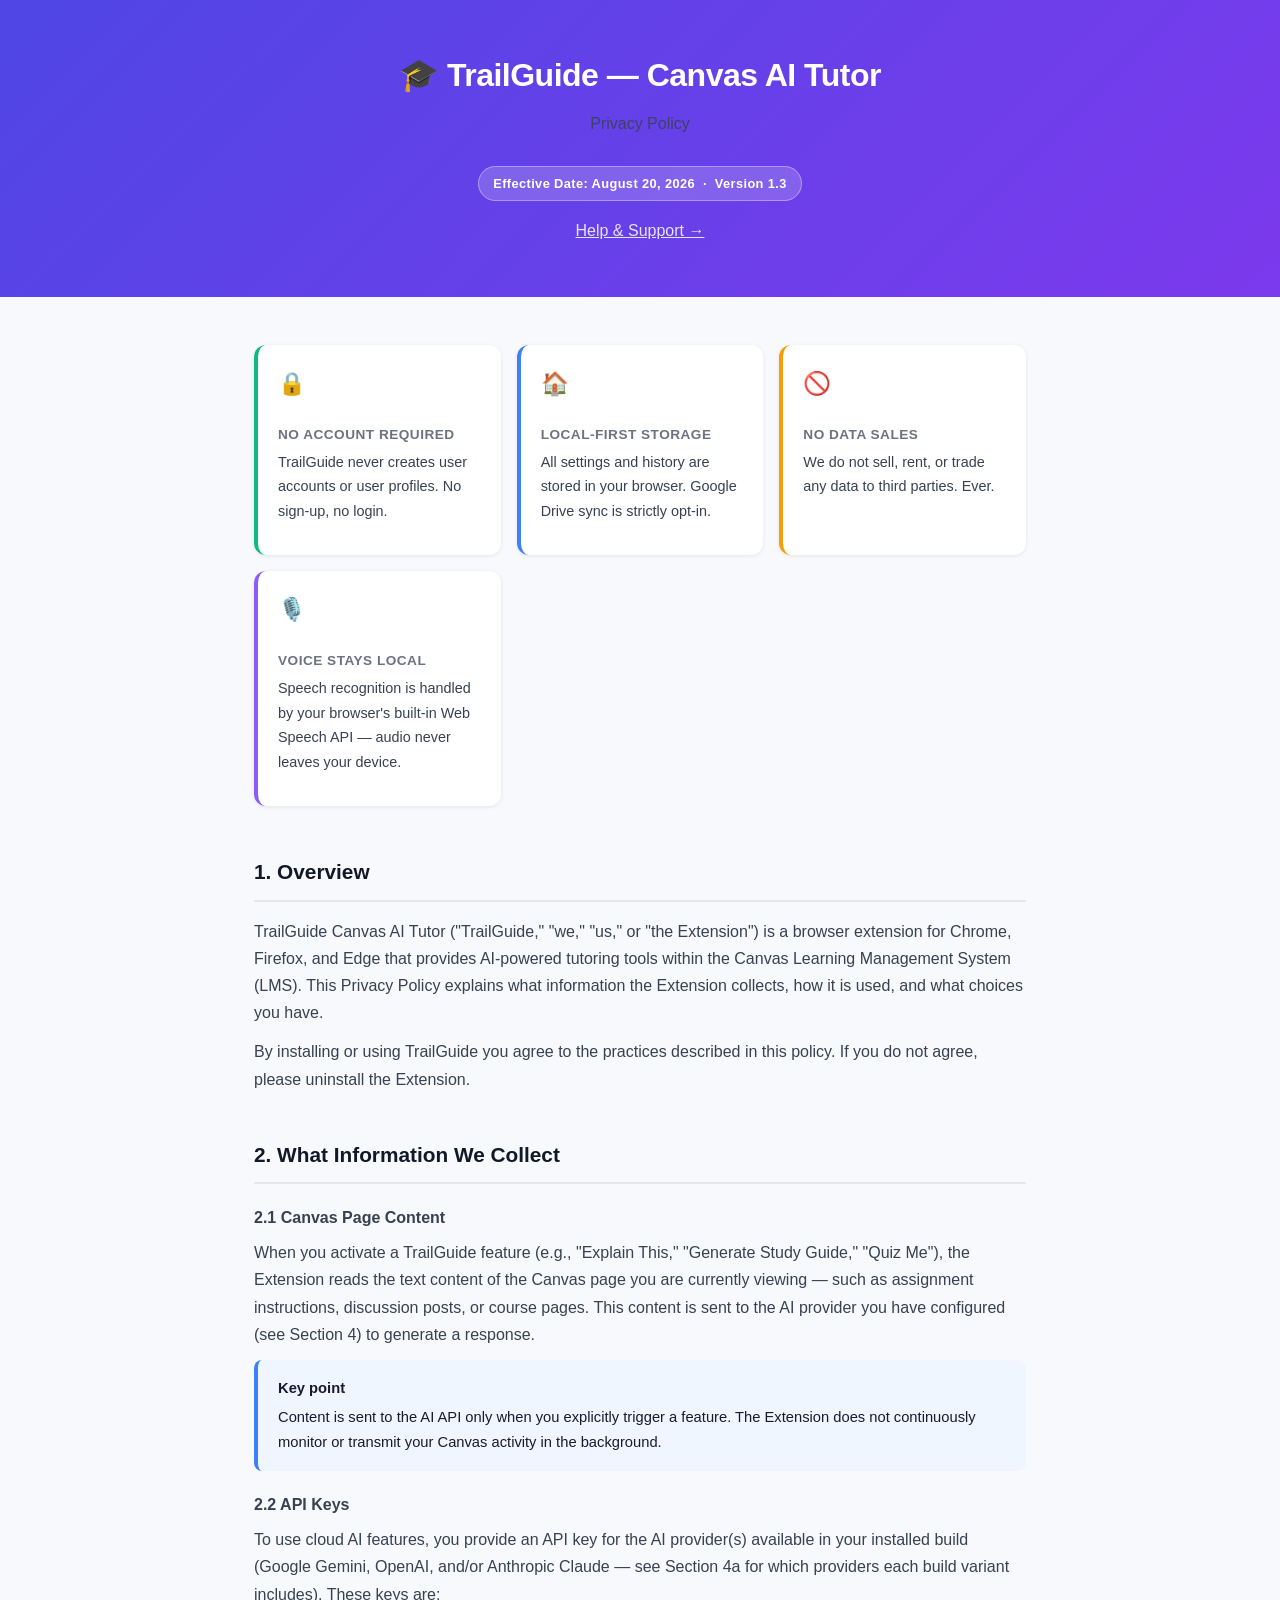
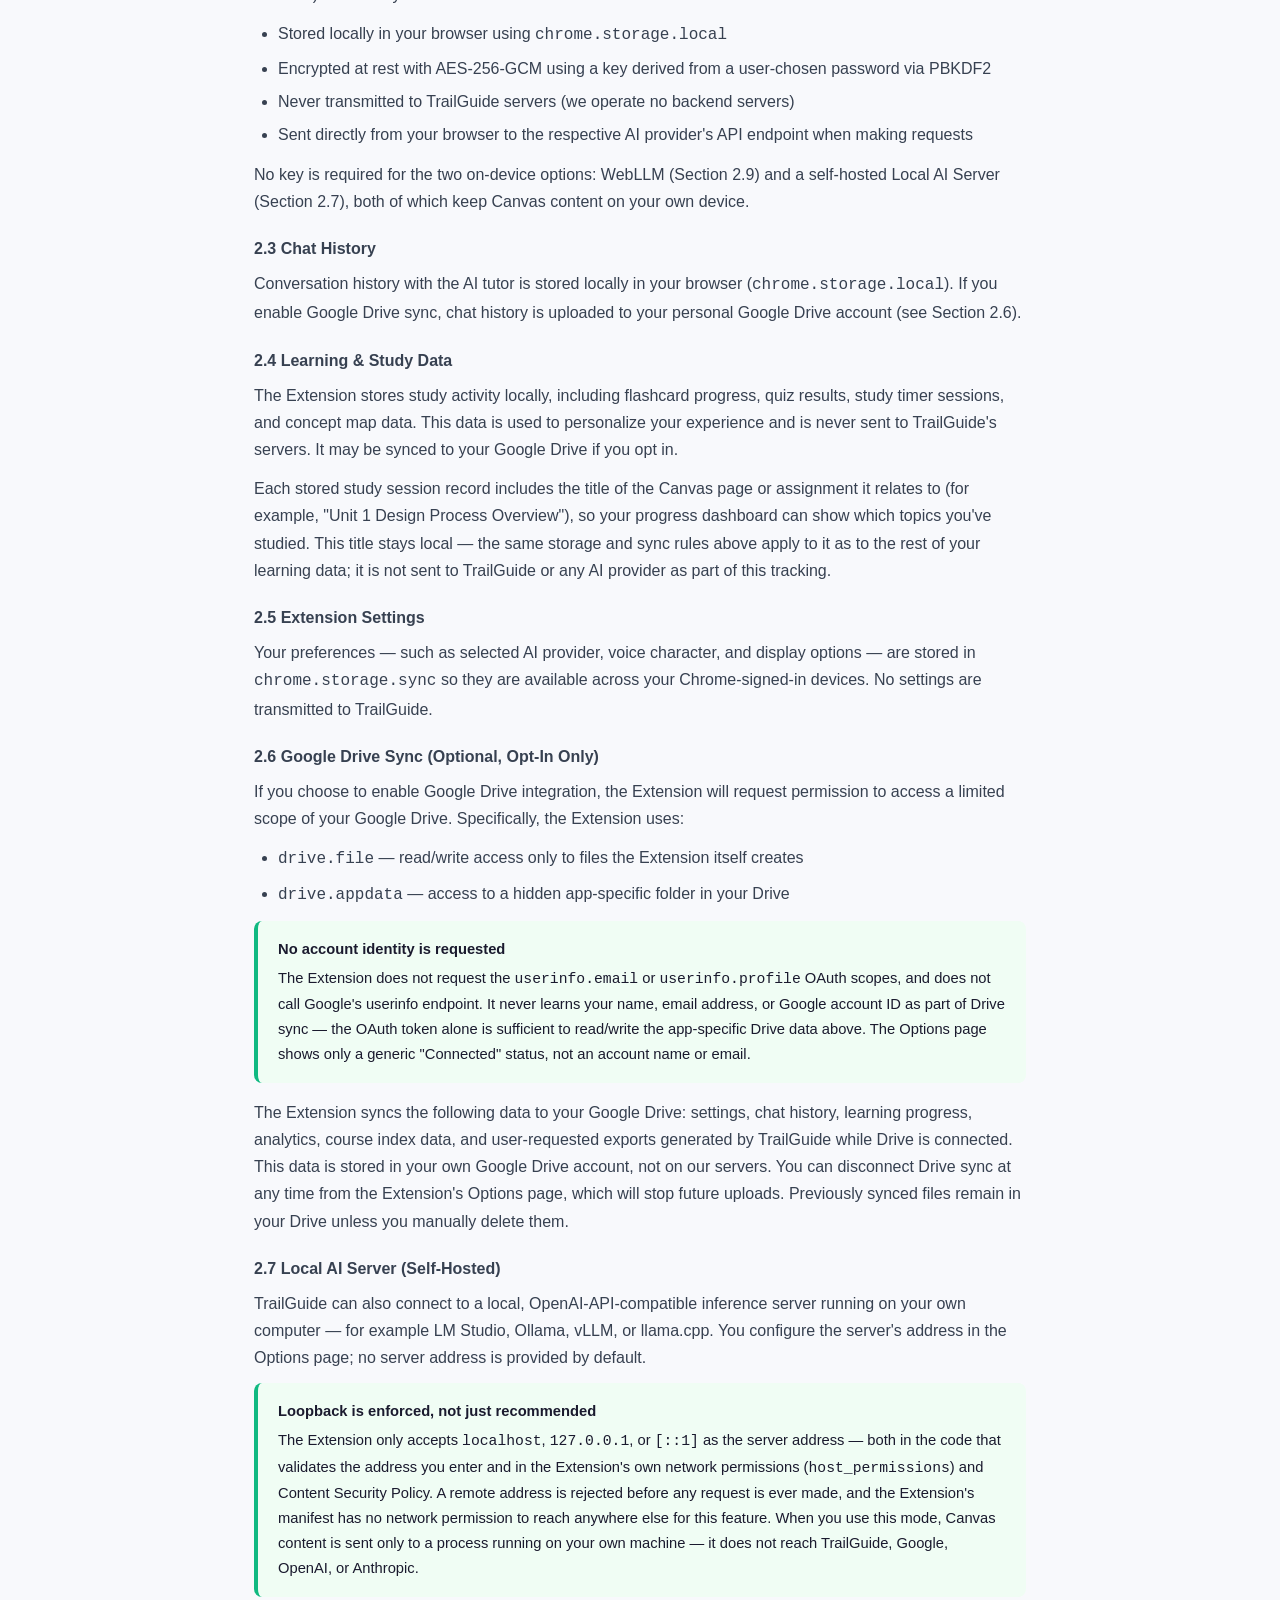
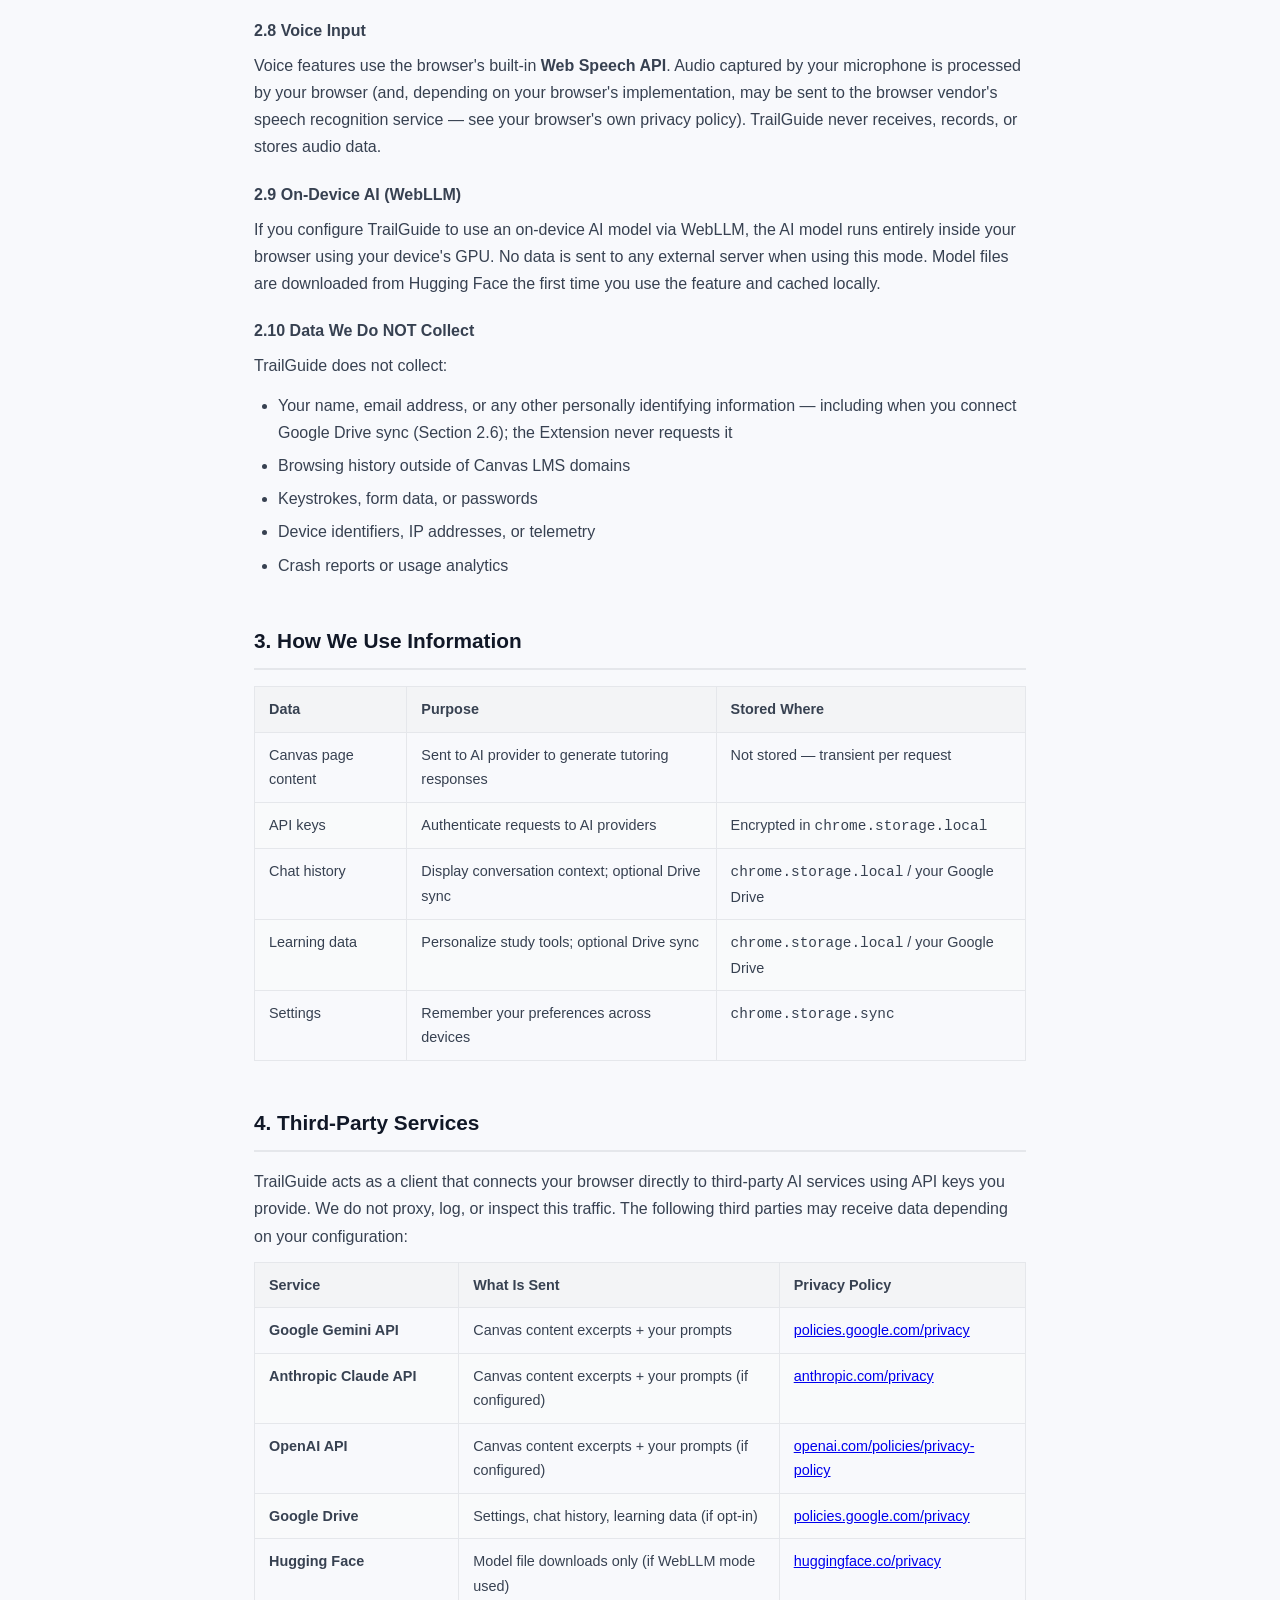
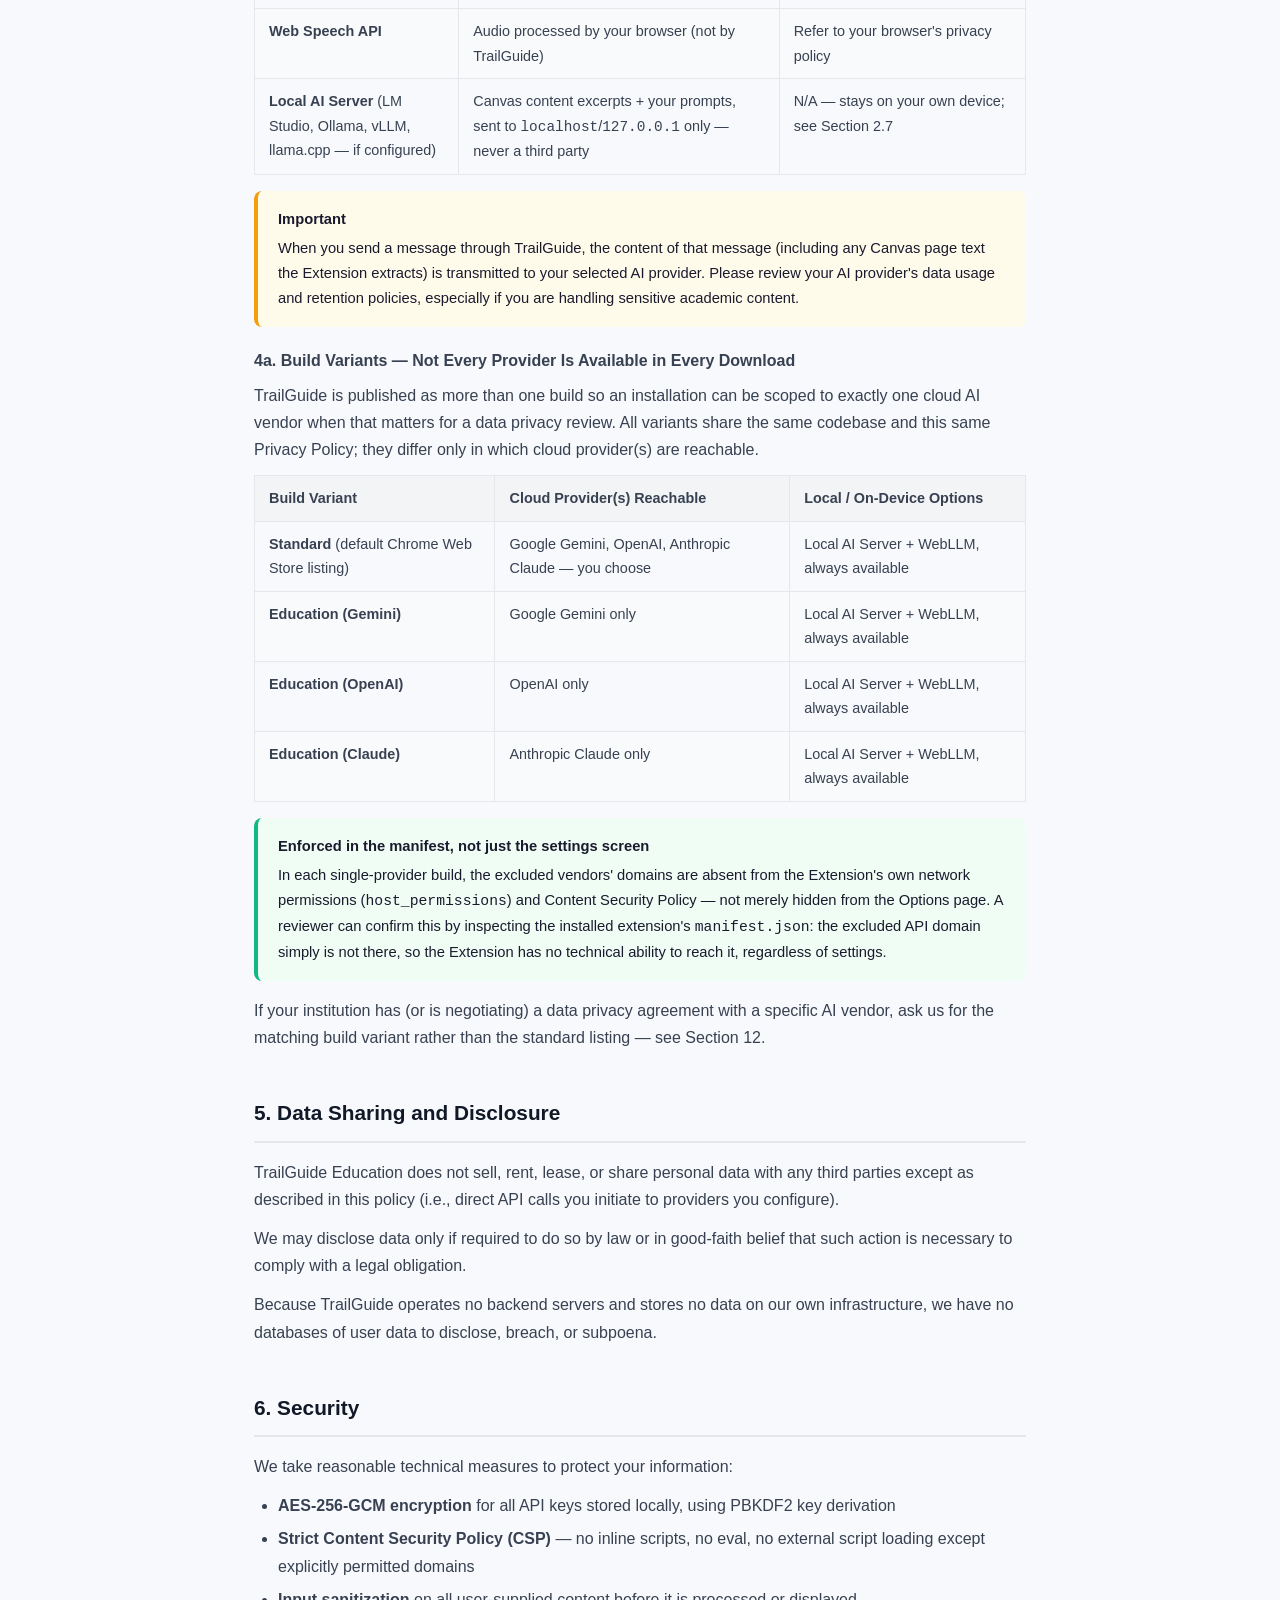
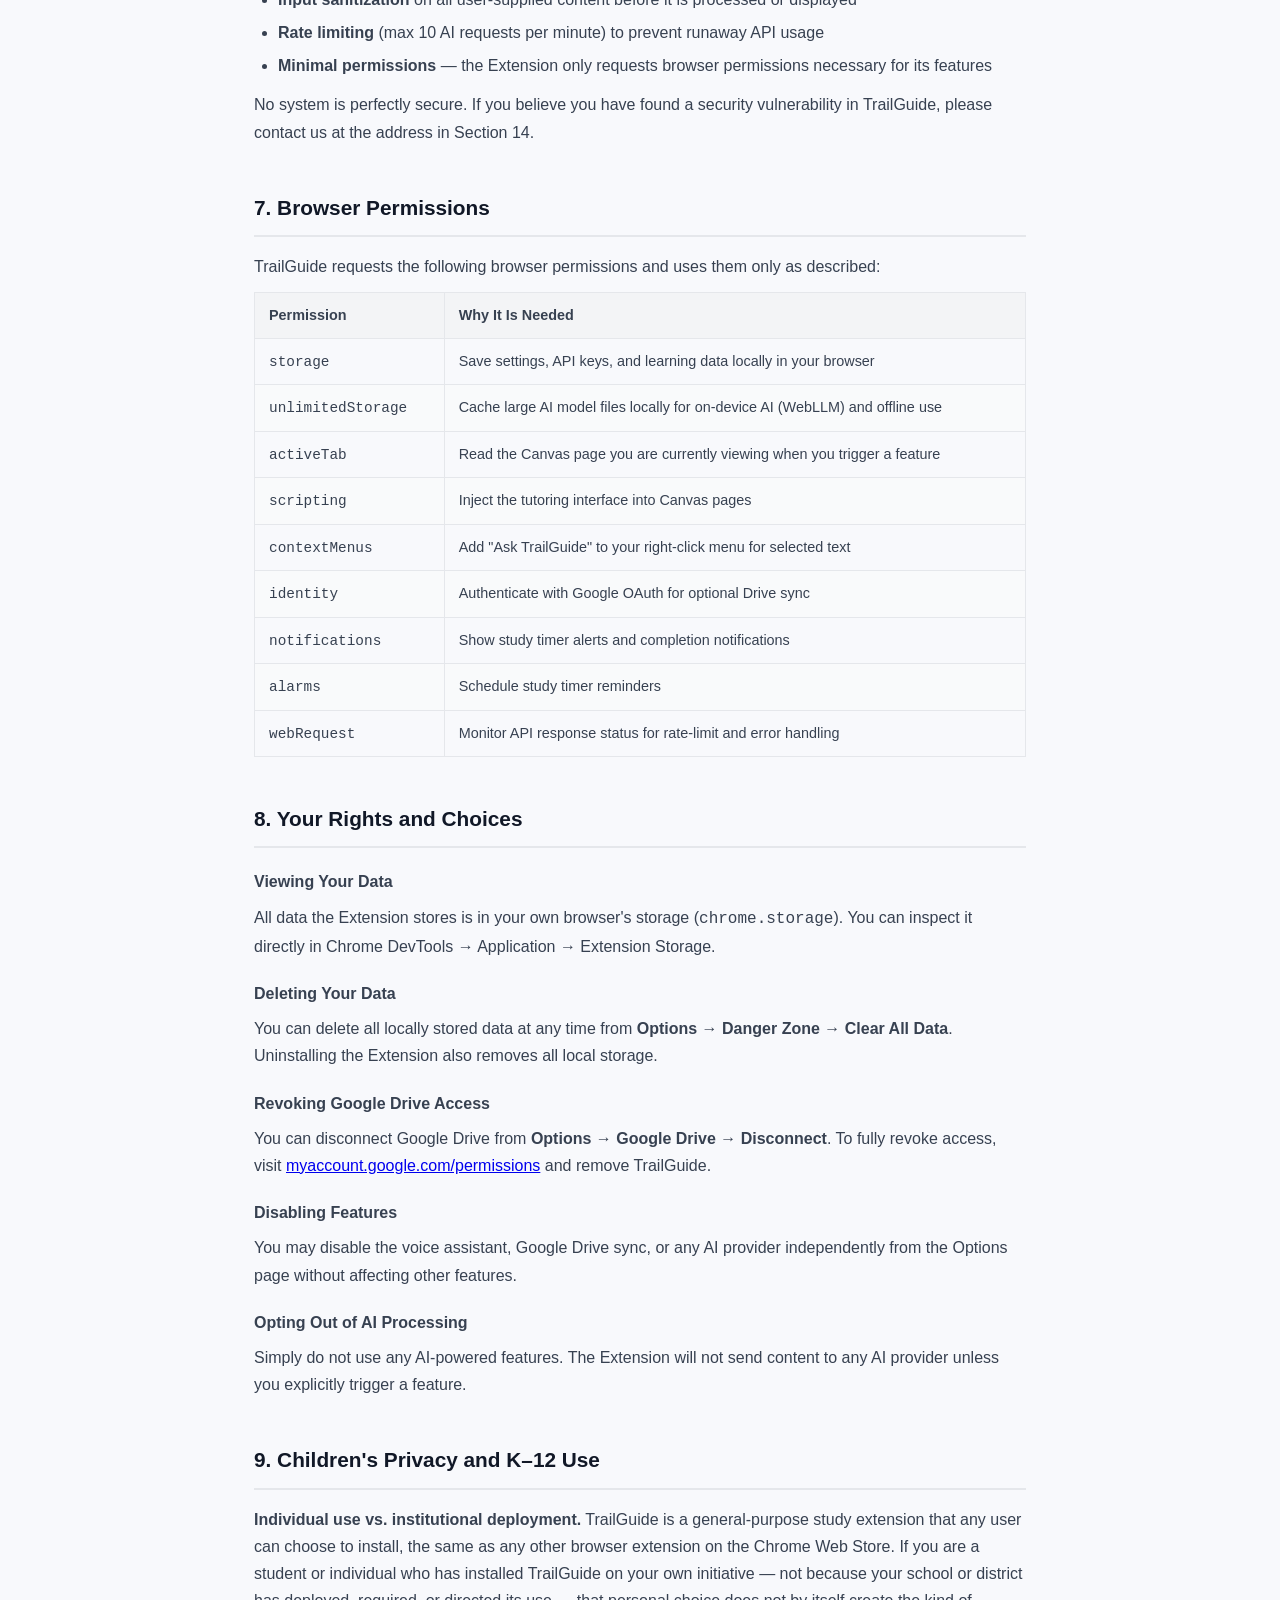
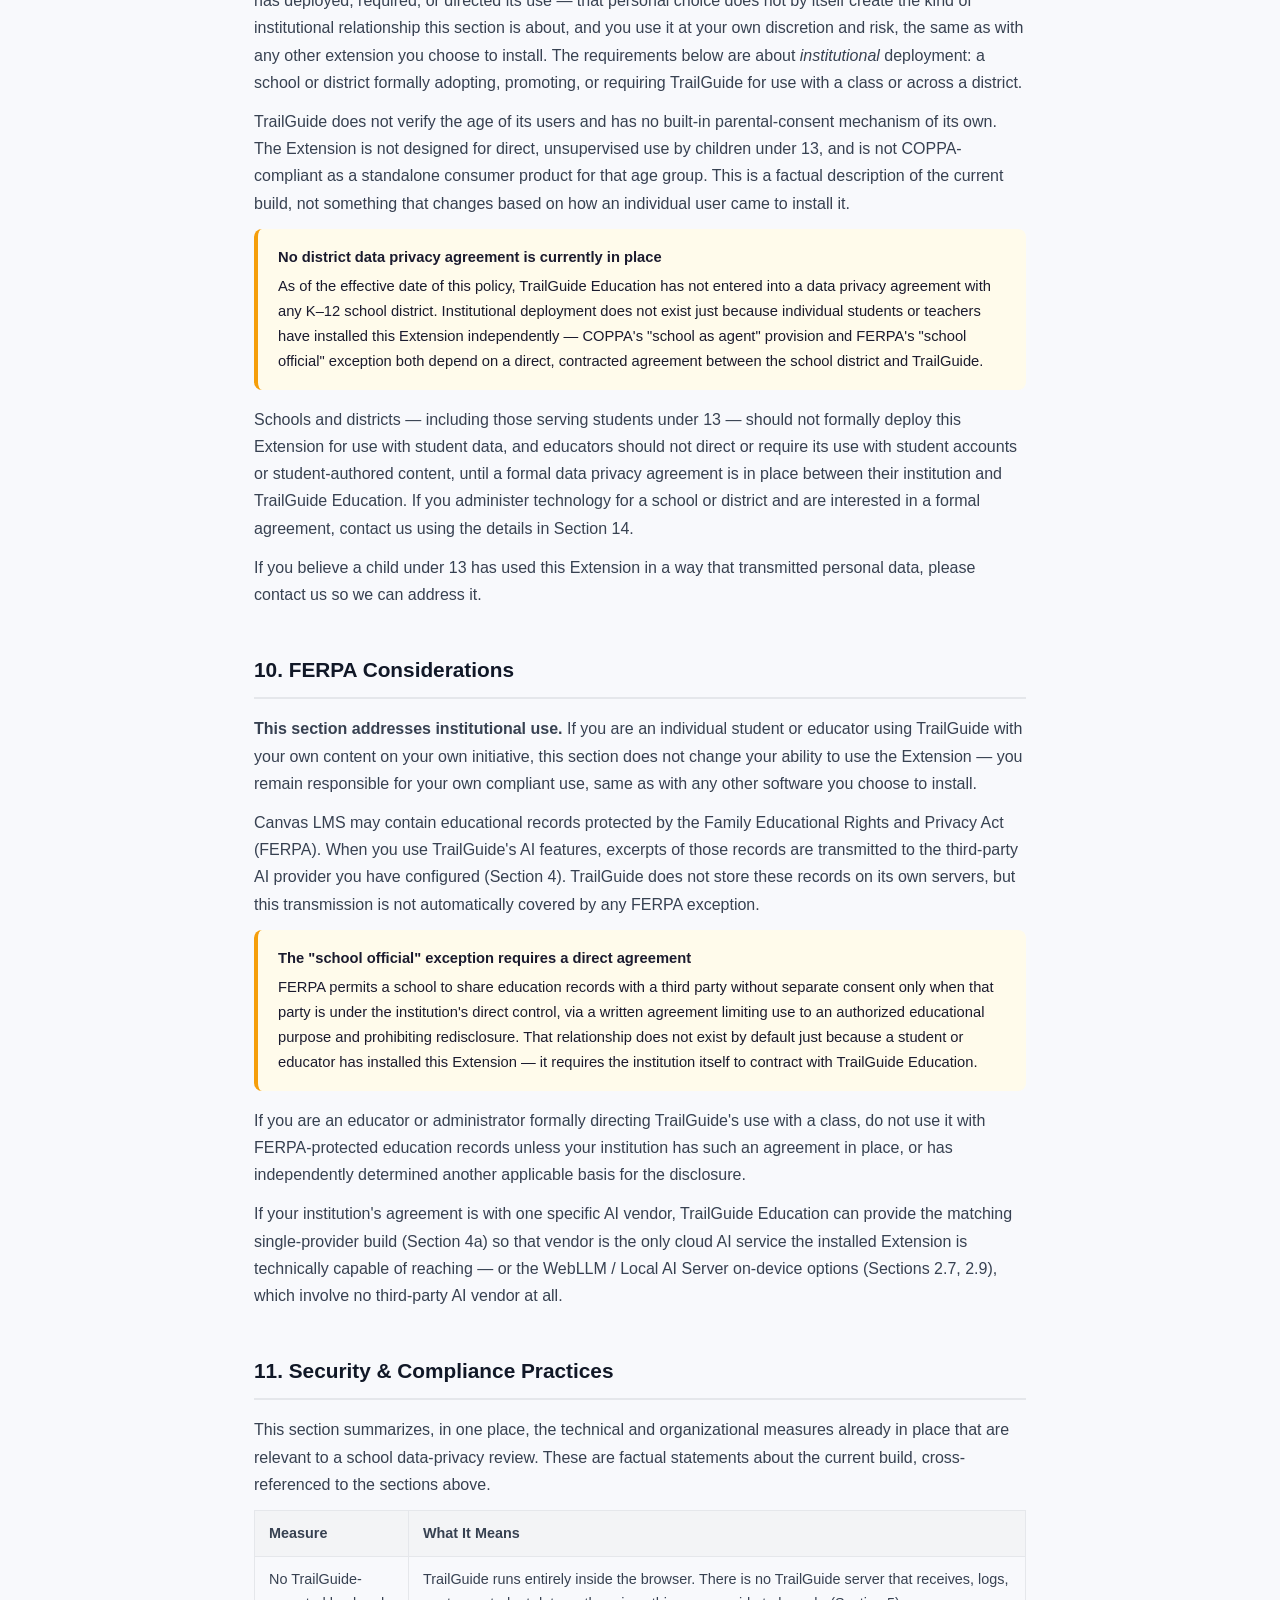
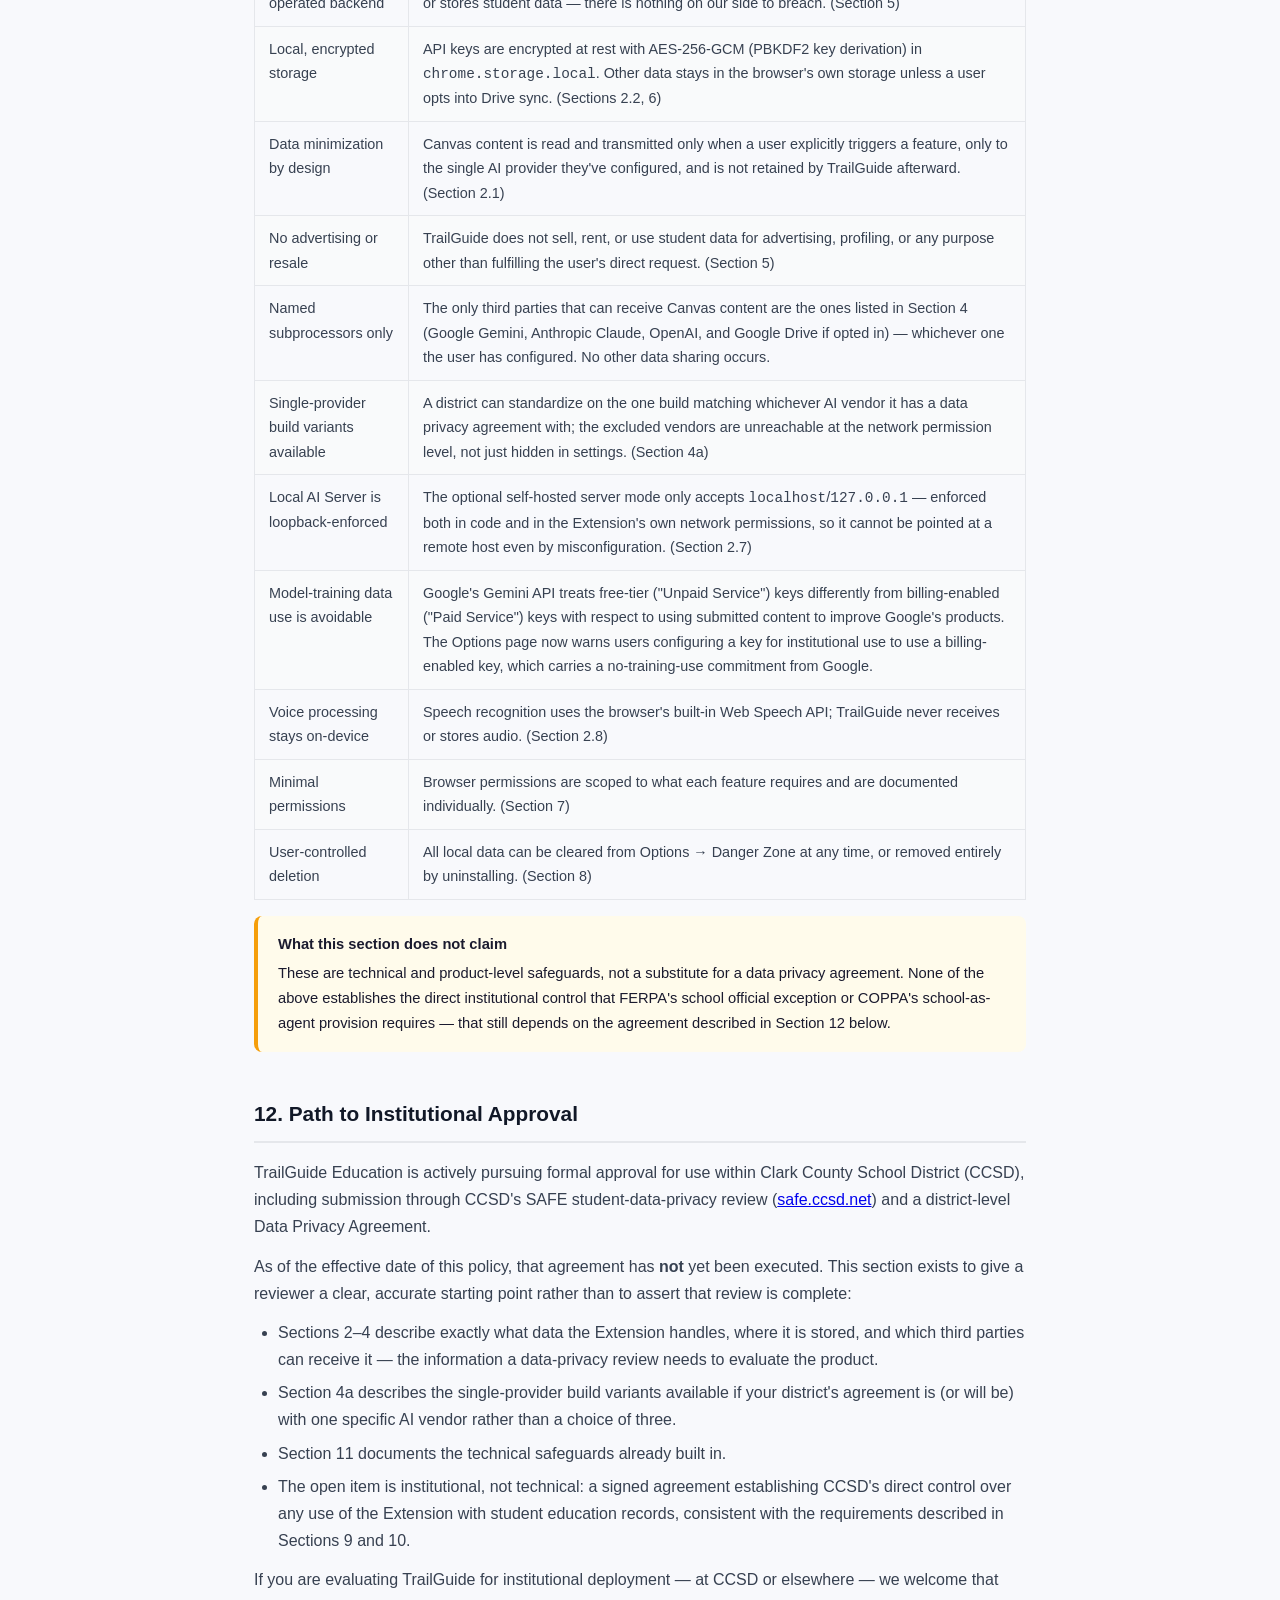
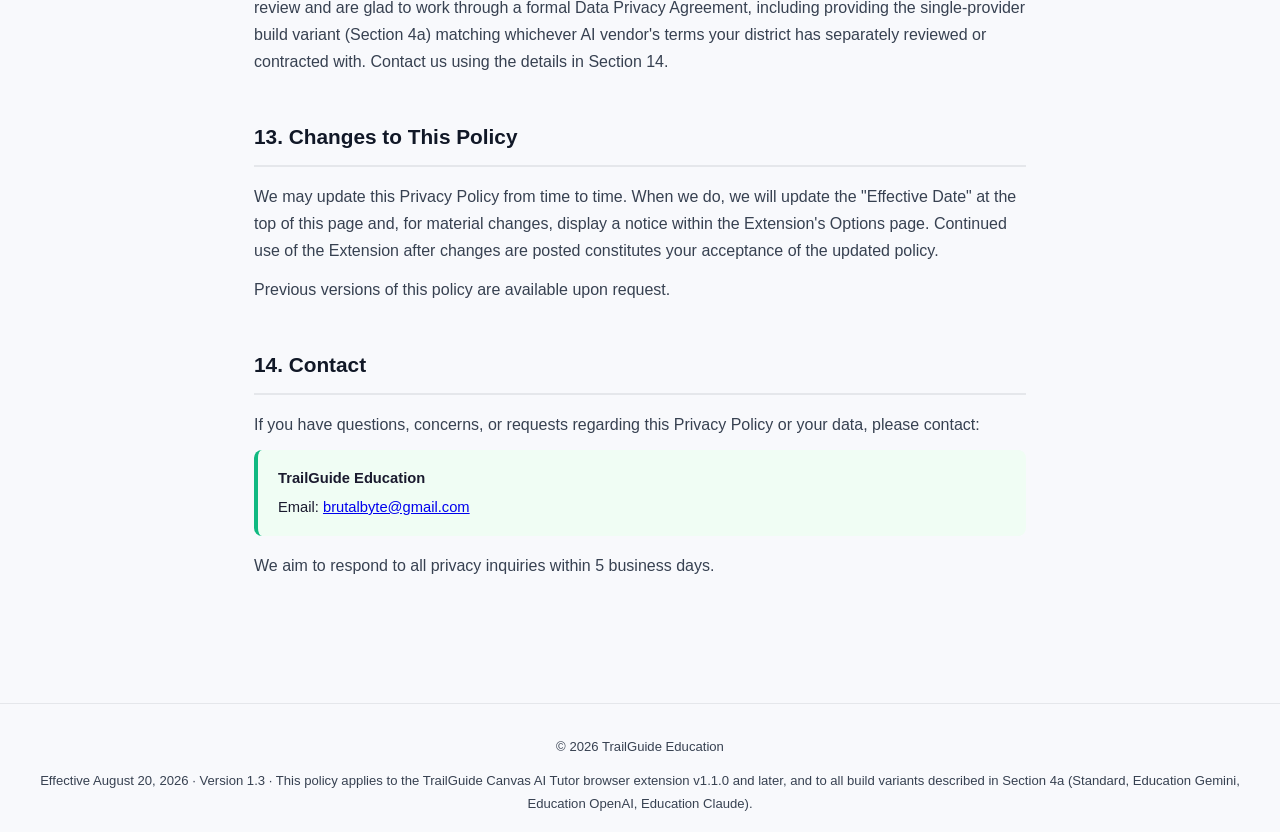
<file: index.html>
<!DOCTYPE html>
<html lang="en">
<head>
  <meta charset="UTF-8" />
  <meta name="viewport" content="width=device-width, initial-scale=1.0" />
  <title>Privacy Policy — TrailGuide Canvas AI Tutor</title>
  <style>
    *, *::before, *::after { box-sizing: border-box; margin: 0; padding: 0; }

    body {
      font-family: -apple-system, BlinkMacSystemFont, "Segoe UI", Roboto, Helvetica, Arial, sans-serif;
      font-size: 16px;
      line-height: 1.7;
      color: #1a1a2e;
      background: #f8f9fc;
    }

    header {
      background: linear-gradient(135deg, #4f46e5 0%, #7c3aed 100%);
      color: #fff;
      padding: 48px 24px 40px;
      text-align: center;
    }
    header h1 { font-size: 2rem; font-weight: 800; letter-spacing: -0.5px; }
    header p  { margin-top: 8px; font-size: 1rem; opacity: 0.85; }

    .badge {
      display: inline-block;
      margin-top: 16px;
      padding: 6px 14px;
      background: rgba(255,255,255,0.18);
      border: 1px solid rgba(255,255,255,0.35);
      border-radius: 999px;
      font-size: 0.8rem;
      font-weight: 600;
      letter-spacing: 0.4px;
    }

    main {
      max-width: 820px;
      margin: 0 auto;
      padding: 48px 24px 80px;
    }

    /* Summary cards */
    .summary-grid {
      display: grid;
      grid-template-columns: repeat(auto-fit, minmax(220px, 1fr));
      gap: 16px;
      margin-bottom: 48px;
    }
    .card {
      background: #fff;
      border-radius: 12px;
      padding: 20px;
      box-shadow: 0 1px 4px rgba(0,0,0,0.08);
      border-left: 4px solid transparent;
    }
    .card.green  { border-color: #10b981; }
    .card.blue   { border-color: #3b82f6; }
    .card.amber  { border-color: #f59e0b; }
    .card.purple { border-color: #8b5cf6; }
    .card-icon { font-size: 1.4rem; margin-bottom: 8px; }
    .card h3 { font-size: 0.85rem; font-weight: 700; text-transform: uppercase;
               letter-spacing: 0.5px; color: #6b7280; margin-bottom: 4px; }
    .card p  { font-size: 0.9rem; color: #374151; }

    /* Section headings */
    section { margin-bottom: 44px; }
    h2 {
      font-size: 1.3rem;
      font-weight: 700;
      color: #111827;
      margin-bottom: 16px;
      padding-bottom: 10px;
      border-bottom: 2px solid #e5e7eb;
    }
    h3 {
      font-size: 1rem;
      font-weight: 700;
      color: #374151;
      margin: 20px 0 8px;
    }
    p { margin-bottom: 12px; color: #374151; }
    ul, ol { padding-left: 24px; margin-bottom: 12px; color: #374151; }
    li { margin-bottom: 6px; }

    /* Tables */
    .table-wrap { overflow-x: auto; margin-bottom: 16px; }
    table { width: 100%; border-collapse: collapse; font-size: 0.9rem; }
    th {
      background: #f3f4f6;
      font-weight: 700;
      text-align: left;
      padding: 10px 14px;
      border: 1px solid #e5e7eb;
      color: #374151;
    }
    td {
      padding: 10px 14px;
      border: 1px solid #e5e7eb;
      vertical-align: top;
      color: #374151;
    }
    tr:nth-child(even) td { background: #f9fafb; }

    /* Callout boxes */
    .callout {
      border-radius: 8px;
      padding: 16px 20px;
      margin-bottom: 16px;
      font-size: 0.92rem;
    }
    .callout.info    { background: #eff6ff; border-left: 4px solid #3b82f6; }
    .callout.success { background: #f0fdf4; border-left: 4px solid #10b981; }
    .callout.warn    { background: #fffbeb; border-left: 4px solid #f59e0b; }
    .callout strong  { display: block; margin-bottom: 4px; }

    footer {
      text-align: center;
      font-size: 0.82rem;
      color: #9ca3af;
      padding: 32px 24px;
      border-top: 1px solid #e5e7eb;
    }
    footer a { color: #6b7280; }

    @media (max-width: 600px) {
      header h1 { font-size: 1.5rem; }
      main { padding: 32px 16px 60px; }
    }
  </style>
</head>
<body>

<header>
  <h1>🎓 TrailGuide — Canvas AI Tutor</h1>
  <p>Privacy Policy</p>
  <span class="badge">Effective Date: August 20, 2026 &nbsp;·&nbsp; Version 1.3</span>
  <p style="margin-top: 16px;"><a href="help/" style="color: #fff; text-decoration: underline;">Help &amp; Support →</a></p>
</header>

<main>

  <!-- At-a-glance cards -->
  <div class="summary-grid">
    <div class="card green">
      <div class="card-icon">🔒</div>
      <h3>No Account Required</h3>
      <p>TrailGuide never creates user accounts or user profiles. No sign-up, no login.</p>
    </div>
    <div class="card blue">
      <div class="card-icon">🏠</div>
      <h3>Local-First Storage</h3>
      <p>All settings and history are stored in your browser. Google Drive sync is strictly opt-in.</p>
    </div>
    <div class="card amber">
      <div class="card-icon">🚫</div>
      <h3>No Data Sales</h3>
      <p>We do not sell, rent, or trade any data to third parties. Ever.</p>
    </div>
    <div class="card purple">
      <div class="card-icon">🎙️</div>
      <h3>Voice Stays Local</h3>
      <p>Speech recognition is handled by your browser's built-in Web Speech API — audio never leaves your device.</p>
    </div>
  </div>

  <!-- 1 -->
  <section id="overview">
    <h2>1. Overview</h2>
    <p>TrailGuide Canvas AI Tutor ("TrailGuide," "we," "us," or "the Extension") is a browser extension for Chrome, Firefox, and Edge that provides AI-powered tutoring tools within the Canvas Learning Management System (LMS). This Privacy Policy explains what information the Extension collects, how it is used, and what choices you have.</p>
    <p>By installing or using TrailGuide you agree to the practices described in this policy. If you do not agree, please uninstall the Extension.</p>
  </section>

  <!-- 2 -->
  <section id="what-we-collect">
    <h2>2. What Information We Collect</h2>

    <h3>2.1 Canvas Page Content</h3>
    <p>When you activate a TrailGuide feature (e.g., "Explain This," "Generate Study Guide," "Quiz Me"), the Extension reads the text content of the Canvas page you are currently viewing — such as assignment instructions, discussion posts, or course pages. This content is sent to the AI provider you have configured (see Section 4) to generate a response.</p>
    <div class="callout info">
      <strong>Key point</strong>
      Content is sent to the AI API only when you explicitly trigger a feature. The Extension does not continuously monitor or transmit your Canvas activity in the background.
    </div>

    <h3>2.2 API Keys</h3>
    <p>To use cloud AI features, you provide an API key for the AI provider(s) available in your installed build (Google Gemini, OpenAI, and/or Anthropic Claude — see Section 4a for which providers each build variant includes). These keys are:</p>
    <ul>
      <li>Stored locally in your browser using <code>chrome.storage.local</code></li>
      <li>Encrypted at rest with AES-256-GCM using a key derived from a user-chosen password via PBKDF2</li>
      <li>Never transmitted to TrailGuide servers (we operate no backend servers)</li>
      <li>Sent directly from your browser to the respective AI provider's API endpoint when making requests</li>
    </ul>
    <p>No key is required for the two on-device options: WebLLM (Section 2.9) and a self-hosted Local AI Server (Section 2.7), both of which keep Canvas content on your own device.</p>

    <h3>2.3 Chat History</h3>
    <p>Conversation history with the AI tutor is stored locally in your browser (<code>chrome.storage.local</code>). If you enable Google Drive sync, chat history is uploaded to your personal Google Drive account (see Section 2.6).</p>

    <h3>2.4 Learning & Study Data</h3>
    <p>The Extension stores study activity locally, including flashcard progress, quiz results, study timer sessions, and concept map data. This data is used to personalize your experience and is never sent to TrailGuide's servers. It may be synced to your Google Drive if you opt in.</p>
    <p>Each stored study session record includes the title of the Canvas page or assignment it relates to (for example, "Unit 1 Design Process Overview"), so your progress dashboard can show which topics you've studied. This title stays local — the same storage and sync rules above apply to it as to the rest of your learning data; it is not sent to TrailGuide or any AI provider as part of this tracking.</p>

    <h3>2.5 Extension Settings</h3>
    <p>Your preferences — such as selected AI provider, voice character, and display options — are stored in <code>chrome.storage.sync</code> so they are available across your Chrome-signed-in devices. No settings are transmitted to TrailGuide.</p>

    <h3>2.6 Google Drive Sync (Optional, Opt-In Only)</h3>
    <p>If you choose to enable Google Drive integration, the Extension will request permission to access a limited scope of your Google Drive. Specifically, the Extension uses:</p>
    <ul>
      <li><code>drive.file</code> — read/write access only to files the Extension itself creates</li>
      <li><code>drive.appdata</code> — access to a hidden app-specific folder in your Drive</li>
    </ul>
    <div class="callout success">
      <strong>No account identity is requested</strong>
      The Extension does not request the <code>userinfo.email</code> or <code>userinfo.profile</code> OAuth scopes, and does not call Google's userinfo endpoint. It never learns your name, email address, or Google account ID as part of Drive sync — the OAuth token alone is sufficient to read/write the app-specific Drive data above. The Options page shows only a generic "Connected" status, not an account name or email.
    </div>
    <p>The Extension syncs the following data to your Google Drive: settings, chat history, learning progress, analytics, course index data, and user-requested exports generated by TrailGuide while Drive is connected. This data is stored in your own Google Drive account, not on our servers. You can disconnect Drive sync at any time from the Extension's Options page, which will stop future uploads. Previously synced files remain in your Drive unless you manually delete them.</p>

    <h3>2.7 Local AI Server (Self-Hosted)</h3>
    <p>TrailGuide can also connect to a local, OpenAI-API-compatible inference server running on your own computer — for example LM Studio, Ollama, vLLM, or llama.cpp. You configure the server's address in the Options page; no server address is provided by default.</p>
    <div class="callout success">
      <strong>Loopback is enforced, not just recommended</strong>
      The Extension only accepts <code>localhost</code>, <code>127.0.0.1</code>, or <code>[::1]</code> as the server address — both in the code that validates the address you enter and in the Extension's own network permissions (<code>host_permissions</code>) and Content Security Policy. A remote address is rejected before any request is ever made, and the Extension's manifest has no network permission to reach anywhere else for this feature. When you use this mode, Canvas content is sent only to a process running on your own machine — it does not reach TrailGuide, Google, OpenAI, or Anthropic.
    </div>

    <h3>2.8 Voice Input</h3>
    <p>Voice features use the browser's built-in <strong>Web Speech API</strong>. Audio captured by your microphone is processed by your browser (and, depending on your browser's implementation, may be sent to the browser vendor's speech recognition service — see your browser's own privacy policy). TrailGuide never receives, records, or stores audio data.</p>

    <h3>2.9 On-Device AI (WebLLM)</h3>
    <p>If you configure TrailGuide to use an on-device AI model via WebLLM, the AI model runs entirely inside your browser using your device's GPU. No data is sent to any external server when using this mode. Model files are downloaded from Hugging Face the first time you use the feature and cached locally.</p>

    <h3>2.10 Data We Do NOT Collect</h3>
    <p>TrailGuide does not collect:</p>
    <ul>
      <li>Your name, email address, or any other personally identifying information — including when you connect Google Drive sync (Section 2.6); the Extension never requests it</li>
      <li>Browsing history outside of Canvas LMS domains</li>
      <li>Keystrokes, form data, or passwords</li>
      <li>Device identifiers, IP addresses, or telemetry</li>
      <li>Crash reports or usage analytics</li>
    </ul>
  </section>

  <!-- 3 -->
  <section id="how-we-use">
    <h2>3. How We Use Information</h2>
    <div class="table-wrap">
      <table>
        <thead>
          <tr>
            <th>Data</th>
            <th>Purpose</th>
            <th>Stored Where</th>
          </tr>
        </thead>
        <tbody>
          <tr>
            <td>Canvas page content</td>
            <td>Sent to AI provider to generate tutoring responses</td>
            <td>Not stored — transient per request</td>
          </tr>
          <tr>
            <td>API keys</td>
            <td>Authenticate requests to AI providers</td>
            <td>Encrypted in <code>chrome.storage.local</code></td>
          </tr>
          <tr>
            <td>Chat history</td>
            <td>Display conversation context; optional Drive sync</td>
            <td><code>chrome.storage.local</code> / your Google Drive</td>
          </tr>
          <tr>
            <td>Learning data</td>
            <td>Personalize study tools; optional Drive sync</td>
            <td><code>chrome.storage.local</code> / your Google Drive</td>
          </tr>
          <tr>
            <td>Settings</td>
            <td>Remember your preferences across devices</td>
            <td><code>chrome.storage.sync</code></td>
          </tr>
        </tbody>
      </table>
    </div>
  </section>

  <!-- 4 -->
  <section id="third-party">
    <h2>4. Third-Party Services</h2>
    <p>TrailGuide acts as a client that connects your browser directly to third-party AI services using API keys you provide. We do not proxy, log, or inspect this traffic. The following third parties may receive data depending on your configuration:</p>

    <div class="table-wrap">
      <table>
        <thead>
          <tr>
            <th>Service</th>
            <th>What Is Sent</th>
            <th>Privacy Policy</th>
          </tr>
        </thead>
        <tbody>
          <tr>
            <td><strong>Google Gemini API</strong></td>
            <td>Canvas content excerpts + your prompts</td>
            <td><a href="https://policies.google.com/privacy" target="_blank" rel="noopener">policies.google.com/privacy</a></td>
          </tr>
          <tr>
            <td><strong>Anthropic Claude API</strong></td>
            <td>Canvas content excerpts + your prompts (if configured)</td>
            <td><a href="https://www.anthropic.com/privacy" target="_blank" rel="noopener">anthropic.com/privacy</a></td>
          </tr>
          <tr>
            <td><strong>OpenAI API</strong></td>
            <td>Canvas content excerpts + your prompts (if configured)</td>
            <td><a href="https://openai.com/policies/privacy-policy" target="_blank" rel="noopener">openai.com/policies/privacy-policy</a></td>
          </tr>
          <tr>
            <td><strong>Google Drive</strong></td>
            <td>Settings, chat history, learning data (if opt-in)</td>
            <td><a href="https://policies.google.com/privacy" target="_blank" rel="noopener">policies.google.com/privacy</a></td>
          </tr>
          <tr>
            <td><strong>Hugging Face</strong></td>
            <td>Model file downloads only (if WebLLM mode used)</td>
            <td><a href="https://huggingface.co/privacy" target="_blank" rel="noopener">huggingface.co/privacy</a></td>
          </tr>
          <tr>
            <td><strong>Web Speech API</strong></td>
            <td>Audio processed by your browser (not by TrailGuide)</td>
            <td>Refer to your browser's privacy policy</td>
          </tr>
          <tr>
            <td><strong>Local AI Server</strong> (LM Studio, Ollama, vLLM, llama.cpp — if configured)</td>
            <td>Canvas content excerpts + your prompts, sent to <code>localhost</code>/<code>127.0.0.1</code> only — never a third party</td>
            <td>N/A — stays on your own device; see Section 2.7</td>
          </tr>
        </tbody>
      </table>
    </div>

    <div class="callout warn">
      <strong>Important</strong>
      When you send a message through TrailGuide, the content of that message (including any Canvas page text the Extension extracts) is transmitted to your selected AI provider. Please review your AI provider's data usage and retention policies, especially if you are handling sensitive academic content.
    </div>

    <h3>4a. Build Variants — Not Every Provider Is Available in Every Download</h3>
    <p>TrailGuide is published as more than one build so an installation can be scoped to exactly one cloud AI vendor when that matters for a data privacy review. All variants share the same codebase and this same Privacy Policy; they differ only in which cloud provider(s) are reachable.</p>
    <div class="table-wrap">
      <table>
        <thead>
          <tr><th>Build Variant</th><th>Cloud Provider(s) Reachable</th><th>Local / On-Device Options</th></tr>
        </thead>
        <tbody>
          <tr>
            <td><strong>Standard</strong> (default Chrome Web Store listing)</td>
            <td>Google Gemini, OpenAI, Anthropic Claude — you choose</td>
            <td>Local AI Server + WebLLM, always available</td>
          </tr>
          <tr>
            <td><strong>Education (Gemini)</strong></td>
            <td>Google Gemini only</td>
            <td>Local AI Server + WebLLM, always available</td>
          </tr>
          <tr>
            <td><strong>Education (OpenAI)</strong></td>
            <td>OpenAI only</td>
            <td>Local AI Server + WebLLM, always available</td>
          </tr>
          <tr>
            <td><strong>Education (Claude)</strong></td>
            <td>Anthropic Claude only</td>
            <td>Local AI Server + WebLLM, always available</td>
          </tr>
        </tbody>
      </table>
    </div>
    <div class="callout success">
      <strong>Enforced in the manifest, not just the settings screen</strong>
      In each single-provider build, the excluded vendors' domains are absent from the Extension's own network permissions (<code>host_permissions</code>) and Content Security Policy — not merely hidden from the Options page. A reviewer can confirm this by inspecting the installed extension's <code>manifest.json</code>: the excluded API domain simply is not there, so the Extension has no technical ability to reach it, regardless of settings.
    </div>
    <p>If your institution has (or is negotiating) a data privacy agreement with a specific AI vendor, ask us for the matching build variant rather than the standard listing — see Section 12.</p>
  </section>

  <!-- 5 -->
  <section id="data-sharing">
    <h2>5. Data Sharing and Disclosure</h2>
    <p>TrailGuide Education does not sell, rent, lease, or share personal data with any third parties except as described in this policy (i.e., direct API calls you initiate to providers you configure).</p>
    <p>We may disclose data only if required to do so by law or in good-faith belief that such action is necessary to comply with a legal obligation.</p>
    <p>Because TrailGuide operates no backend servers and stores no data on our own infrastructure, we have no databases of user data to disclose, breach, or subpoena.</p>
  </section>

  <!-- 6 -->
  <section id="security">
    <h2>6. Security</h2>
    <p>We take reasonable technical measures to protect your information:</p>
    <ul>
      <li><strong>AES-256-GCM encryption</strong> for all API keys stored locally, using PBKDF2 key derivation</li>
      <li><strong>Strict Content Security Policy (CSP)</strong> — no inline scripts, no eval, no external script loading except explicitly permitted domains</li>
      <li><strong>Input sanitization</strong> on all user-supplied content before it is processed or displayed</li>
      <li><strong>Rate limiting</strong> (max 10 AI requests per minute) to prevent runaway API usage</li>
      <li><strong>Minimal permissions</strong> — the Extension only requests browser permissions necessary for its features</li>
    </ul>
    <p>No system is perfectly secure. If you believe you have found a security vulnerability in TrailGuide, please contact us at the address in Section 14.</p>
  </section>

  <!-- 7 -->
  <section id="permissions">
    <h2>7. Browser Permissions</h2>
    <p>TrailGuide requests the following browser permissions and uses them only as described:</p>
    <div class="table-wrap">
      <table>
        <thead>
          <tr><th>Permission</th><th>Why It Is Needed</th></tr>
        </thead>
        <tbody>
          <tr><td><code>storage</code></td><td>Save settings, API keys, and learning data locally in your browser</td></tr>
          <tr><td><code>unlimitedStorage</code></td><td>Cache large AI model files locally for on-device AI (WebLLM) and offline use</td></tr>
          <tr><td><code>activeTab</code></td><td>Read the Canvas page you are currently viewing when you trigger a feature</td></tr>
          <tr><td><code>scripting</code></td><td>Inject the tutoring interface into Canvas pages</td></tr>
          <tr><td><code>contextMenus</code></td><td>Add "Ask TrailGuide" to your right-click menu for selected text</td></tr>
          <tr><td><code>identity</code></td><td>Authenticate with Google OAuth for optional Drive sync</td></tr>
          <tr><td><code>notifications</code></td><td>Show study timer alerts and completion notifications</td></tr>
          <tr><td><code>alarms</code></td><td>Schedule study timer reminders</td></tr>
          <tr><td><code>webRequest</code></td><td>Monitor API response status for rate-limit and error handling</td></tr>
        </tbody>
      </table>
    </div>
  </section>

  <!-- 8 -->
  <section id="your-rights">
    <h2>8. Your Rights and Choices</h2>

    <h3>Viewing Your Data</h3>
    <p>All data the Extension stores is in your own browser's storage (<code>chrome.storage</code>). You can inspect it directly in Chrome DevTools → Application → Extension Storage.</p>

    <h3>Deleting Your Data</h3>
    <p>You can delete all locally stored data at any time from <strong>Options → Danger Zone → Clear All Data</strong>. Uninstalling the Extension also removes all local storage.</p>

    <h3>Revoking Google Drive Access</h3>
    <p>You can disconnect Google Drive from <strong>Options → Google Drive → Disconnect</strong>. To fully revoke access, visit <a href="https://myaccount.google.com/permissions" target="_blank" rel="noopener">myaccount.google.com/permissions</a> and remove TrailGuide.</p>

    <h3>Disabling Features</h3>
    <p>You may disable the voice assistant, Google Drive sync, or any AI provider independently from the Options page without affecting other features.</p>

    <h3>Opting Out of AI Processing</h3>
    <p>Simply do not use any AI-powered features. The Extension will not send content to any AI provider unless you explicitly trigger a feature.</p>
  </section>

  <!-- 9 -->
  <section id="children">
    <h2>9. Children's Privacy and K&ndash;12 Use</h2>
    <p><strong>Individual use vs. institutional deployment.</strong> TrailGuide is a general-purpose study extension that any user can choose to install, the same as any other browser extension on the Chrome Web Store. If you are a student or individual who has installed TrailGuide on your own initiative &mdash; not because your school or district has deployed, required, or directed its use &mdash; that personal choice does not by itself create the kind of institutional relationship this section is about, and you use it at your own discretion and risk, the same as with any other extension you choose to install. The requirements below are about <em>institutional</em> deployment: a school or district formally adopting, promoting, or requiring TrailGuide for use with a class or across a district.</p>
    <p>TrailGuide does not verify the age of its users and has no built-in parental-consent mechanism of its own. The Extension is not designed for direct, unsupervised use by children under 13, and is not COPPA-compliant as a standalone consumer product for that age group. This is a factual description of the current build, not something that changes based on how an individual user came to install it.</p>
    <div class="callout warn">
      <strong>No district data privacy agreement is currently in place</strong>
      As of the effective date of this policy, TrailGuide Education has not entered into a data privacy agreement with any K&ndash;12 school district. Institutional deployment does not exist just because individual students or teachers have installed this Extension independently &mdash; COPPA's "school as agent" provision and FERPA's "school official" exception both depend on a direct, contracted agreement between the school district and TrailGuide.
    </div>
    <p>Schools and districts &mdash; including those serving students under 13 &mdash; should not formally deploy this Extension for use with student data, and educators should not direct or require its use with student accounts or student-authored content, until a formal data privacy agreement is in place between their institution and TrailGuide Education. If you administer technology for a school or district and are interested in a formal agreement, contact us using the details in Section 14.</p>
    <p>If you believe a child under 13 has used this Extension in a way that transmitted personal data, please contact us so we can address it.</p>
  </section>

  <!-- 10 -->
  <section id="ferpa">
    <h2>10. FERPA Considerations</h2>
    <p><strong>This section addresses institutional use.</strong> If you are an individual student or educator using TrailGuide with your own content on your own initiative, this section does not change your ability to use the Extension &mdash; you remain responsible for your own compliant use, same as with any other software you choose to install.</p>
    <p>Canvas LMS may contain educational records protected by the Family Educational Rights and Privacy Act (FERPA). When you use TrailGuide's AI features, excerpts of those records are transmitted to the third-party AI provider you have configured (Section 4). TrailGuide does not store these records on its own servers, but this transmission is not automatically covered by any FERPA exception.</p>
    <div class="callout warn">
      <strong>The "school official" exception requires a direct agreement</strong>
      FERPA permits a school to share education records with a third party without separate consent only when that party is under the institution's direct control, via a written agreement limiting use to an authorized educational purpose and prohibiting redisclosure. That relationship does not exist by default just because a student or educator has installed this Extension &mdash; it requires the institution itself to contract with TrailGuide Education.
    </div>
    <p>If you are an educator or administrator formally directing TrailGuide's use with a class, do not use it with FERPA-protected education records unless your institution has such an agreement in place, or has independently determined another applicable basis for the disclosure.</p>
    <p>If your institution's agreement is with one specific AI vendor, TrailGuide Education can provide the matching single-provider build (Section 4a) so that vendor is the only cloud AI service the installed Extension is technically capable of reaching &mdash; or the WebLLM / Local AI Server on-device options (Sections 2.7, 2.9), which involve no third-party AI vendor at all.</p>
  </section>

  <!-- 11 -->
  <section id="compliance-practices">
    <h2>11. Security &amp; Compliance Practices</h2>
    <p>This section summarizes, in one place, the technical and organizational measures already in place that are relevant to a school data-privacy review. These are factual statements about the current build, cross-referenced to the sections above.</p>
    <div class="table-wrap">
      <table>
        <thead>
          <tr><th>Measure</th><th>What It Means</th></tr>
        </thead>
        <tbody>
          <tr>
            <td>No TrailGuide-operated backend</td>
            <td>TrailGuide runs entirely inside the browser. There is no TrailGuide server that receives, logs, or stores student data &mdash; there is nothing on our side to breach. (Section 5)</td>
          </tr>
          <tr>
            <td>Local, encrypted storage</td>
            <td>API keys are encrypted at rest with AES-256-GCM (PBKDF2 key derivation) in <code>chrome.storage.local</code>. Other data stays in the browser's own storage unless a user opts into Drive sync. (Sections 2.2, 6)</td>
          </tr>
          <tr>
            <td>Data minimization by design</td>
            <td>Canvas content is read and transmitted only when a user explicitly triggers a feature, only to the single AI provider they've configured, and is not retained by TrailGuide afterward. (Section 2.1)</td>
          </tr>
          <tr>
            <td>No advertising or resale</td>
            <td>TrailGuide does not sell, rent, or use student data for advertising, profiling, or any purpose other than fulfilling the user's direct request. (Section 5)</td>
          </tr>
          <tr>
            <td>Named subprocessors only</td>
            <td>The only third parties that can receive Canvas content are the ones listed in Section 4 (Google Gemini, Anthropic Claude, OpenAI, and Google Drive if opted in) &mdash; whichever one the user has configured. No other data sharing occurs.</td>
          </tr>
          <tr>
            <td>Single-provider build variants available</td>
            <td>A district can standardize on the one build matching whichever AI vendor it has a data privacy agreement with; the excluded vendors are unreachable at the network permission level, not just hidden in settings. (Section 4a)</td>
          </tr>
          <tr>
            <td>Local AI Server is loopback-enforced</td>
            <td>The optional self-hosted server mode only accepts <code>localhost</code>/<code>127.0.0.1</code> &mdash; enforced both in code and in the Extension's own network permissions, so it cannot be pointed at a remote host even by misconfiguration. (Section 2.7)</td>
          </tr>
          <tr>
            <td>Model-training data use is avoidable</td>
            <td>Google's Gemini API treats free-tier ("Unpaid Service") keys differently from billing-enabled ("Paid Service") keys with respect to using submitted content to improve Google's products. The Options page now warns users configuring a key for institutional use to use a billing-enabled key, which carries a no-training-use commitment from Google.</td>
          </tr>
          <tr>
            <td>Voice processing stays on-device</td>
            <td>Speech recognition uses the browser's built-in Web Speech API; TrailGuide never receives or stores audio. (Section 2.8)</td>
          </tr>
          <tr>
            <td>Minimal permissions</td>
            <td>Browser permissions are scoped to what each feature requires and are documented individually. (Section 7)</td>
          </tr>
          <tr>
            <td>User-controlled deletion</td>
            <td>All local data can be cleared from Options &rarr; Danger Zone at any time, or removed entirely by uninstalling. (Section 8)</td>
          </tr>
        </tbody>
      </table>
    </div>
    <div class="callout warn">
      <strong>What this section does not claim</strong>
      These are technical and product-level safeguards, not a substitute for a data privacy agreement. None of the above establishes the direct institutional control that FERPA's school official exception or COPPA's school-as-agent provision requires &mdash; that still depends on the agreement described in Section 12 below.
    </div>
  </section>

  <!-- 12 -->
  <section id="institutional-approval">
    <h2>12. Path to Institutional Approval</h2>
    <p>TrailGuide Education is actively pursuing formal approval for use within Clark County School District (CCSD), including submission through CCSD's SAFE student-data-privacy review (<a href="https://safe.ccsd.net" target="_blank" rel="noopener">safe.ccsd.net</a>) and a district-level Data Privacy Agreement.</p>
    <p>As of the effective date of this policy, that agreement has <strong>not</strong> yet been executed. This section exists to give a reviewer a clear, accurate starting point rather than to assert that review is complete:</p>
    <ul>
      <li>Sections 2&ndash;4 describe exactly what data the Extension handles, where it is stored, and which third parties can receive it &mdash; the information a data-privacy review needs to evaluate the product.</li>
      <li>Section 4a describes the single-provider build variants available if your district's agreement is (or will be) with one specific AI vendor rather than a choice of three.</li>
      <li>Section 11 documents the technical safeguards already built in.</li>
      <li>The open item is institutional, not technical: a signed agreement establishing CCSD's direct control over any use of the Extension with student education records, consistent with the requirements described in Sections 9 and 10.</li>
    </ul>
    <p>If you are evaluating TrailGuide for institutional deployment &mdash; at CCSD or elsewhere &mdash; we welcome that review and are glad to work through a formal Data Privacy Agreement, including providing the single-provider build variant (Section 4a) matching whichever AI vendor's terms your district has separately reviewed or contracted with. Contact us using the details in Section 14.</p>
  </section>

  <!-- 13 -->
  <section id="changes">
    <h2>13. Changes to This Policy</h2>
    <p>We may update this Privacy Policy from time to time. When we do, we will update the "Effective Date" at the top of this page and, for material changes, display a notice within the Extension's Options page. Continued use of the Extension after changes are posted constitutes your acceptance of the updated policy.</p>
    <p>Previous versions of this policy are available upon request.</p>
  </section>

  <!-- 14 -->
  <section id="contact">
    <h2>14. Contact</h2>
    <p>If you have questions, concerns, or requests regarding this Privacy Policy or your data, please contact:</p>
    <div class="callout success">
      <strong>TrailGuide Education</strong>
      Email: <a href="mailto:brutalbyte@gmail.com">brutalbyte@gmail.com</a>
    </div>
    <p>We aim to respond to all privacy inquiries within 5 business days.</p>
  </section>

</main>

<footer>
  <p>© 2026 TrailGuide Education</p>
  <p style="margin-top:4px">Effective August 20, 2026 · Version 1.3 · This policy applies to the TrailGuide Canvas AI Tutor browser extension v1.1.0 and later, and to all build variants described in Section 4a (Standard, Education Gemini, Education OpenAI, Education Claude).</p>
</footer>

</body>
</html>
</file>
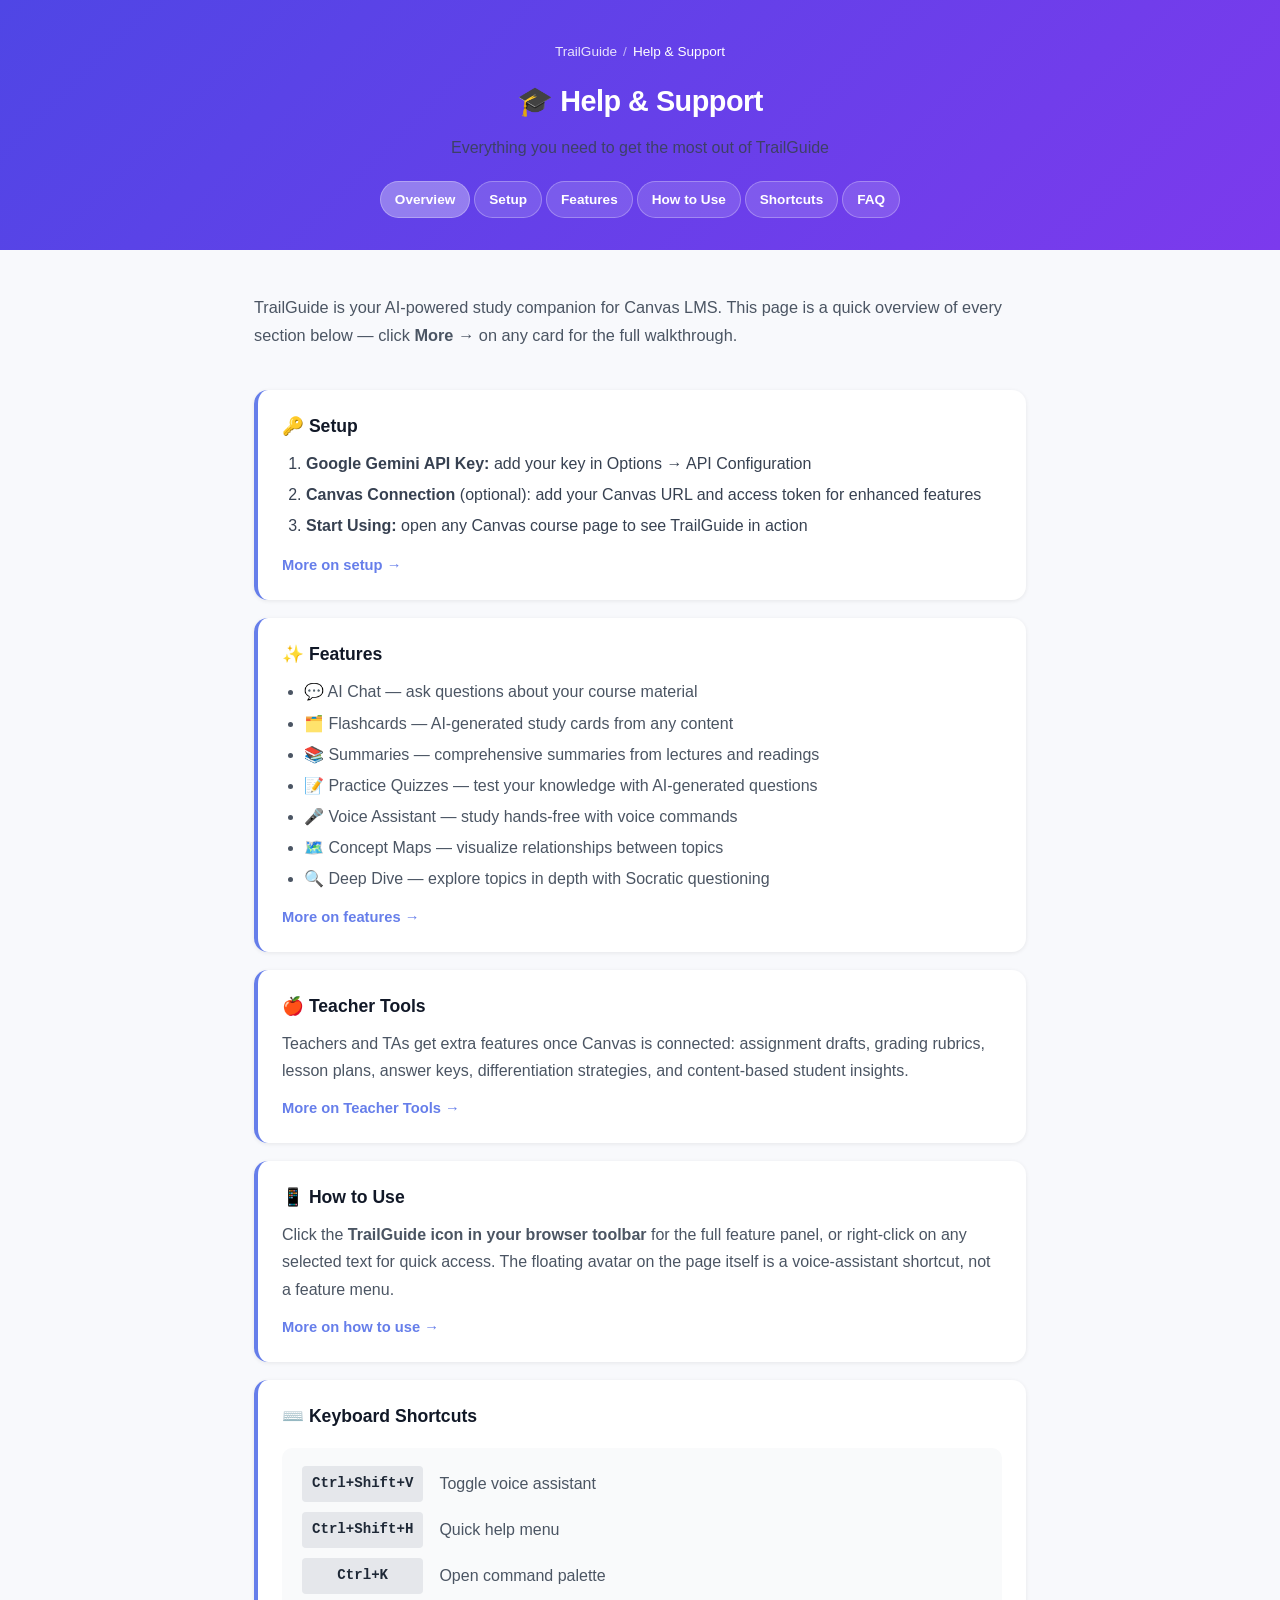
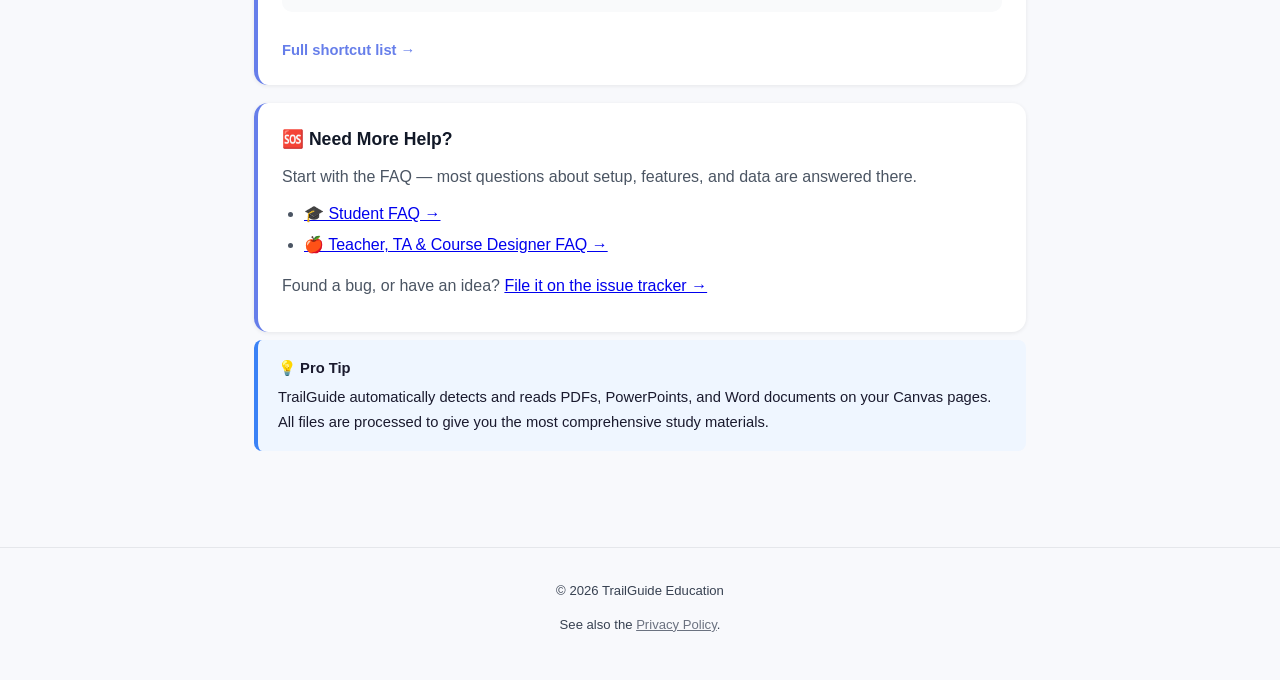
<file: help/index.html>
<!DOCTYPE html>
<html lang="en">
<head>
  <meta charset="UTF-8" />
  <meta name="viewport" content="width=device-width, initial-scale=1.0" />
  <title>Help &amp; Support — TrailGuide Canvas AI Tutor</title>
  <link rel="stylesheet" href="style.css" />
</head>
<body>

<header>
  <span class="crumb"><a href="../">TrailGuide</a><span>/</span>Help &amp; Support</span>
  <h1>🎓 Help &amp; Support</h1>
  <p>Everything you need to get the most out of TrailGuide</p>
  <nav class="tg-nav">
    <a href="index.html" aria-current="page">Overview</a>
    <a href="setup.html">Setup</a>
    <a href="features-students.html">Features</a>
    <a href="how-to-use.html">How to Use</a>
    <a href="shortcuts.html">Shortcuts</a>
    <a href="faq-students.html">FAQ</a>
  </nav>
</header>

<main>

  <p class="intro">TrailGuide is your AI-powered study companion for Canvas LMS. This page is a quick overview of every section below — click <strong>More →</strong> on any card for the full walkthrough.</p>

  <div class="hub-grid">

    <div class="hub-card">
      <h2>🔑 Setup</h2>
      <ol>
        <li><strong>Google Gemini API Key:</strong> add your key in Options → API Configuration</li>
        <li><strong>Canvas Connection</strong> (optional): add your Canvas URL and access token for enhanced features</li>
        <li><strong>Start Using:</strong> open any Canvas course page to see TrailGuide in action</li>
      </ol>
      <a class="more-link" href="setup.html">More on setup →</a>
    </div>

    <div class="hub-card">
      <h2>✨ Features</h2>
      <ul>
        <li>💬 AI Chat — ask questions about your course material</li>
        <li>🗂️ Flashcards — AI-generated study cards from any content</li>
        <li>📚 Summaries — comprehensive summaries from lectures and readings</li>
        <li>📝 Practice Quizzes — test your knowledge with AI-generated questions</li>
        <li>🎤 Voice Assistant — study hands-free with voice commands</li>
        <li>🗺️ Concept Maps — visualize relationships between topics</li>
        <li>🔍 Deep Dive — explore topics in depth with Socratic questioning</li>
      </ul>
      <a class="more-link" href="features-students.html">More on features →</a>
    </div>

    <div class="hub-card">
      <h2>🍎 Teacher Tools</h2>
      <p>Teachers and TAs get extra features once Canvas is connected: assignment drafts, grading rubrics, lesson plans, answer keys, differentiation strategies, and content-based student insights.</p>
      <a class="more-link" href="features-teachers.html">More on Teacher Tools →</a>
    </div>

    <div class="hub-card">
      <h2>📱 How to Use</h2>
      <p>Click the <strong>TrailGuide icon in your browser toolbar</strong> for the full feature panel, or right-click on any selected text for quick access. The floating avatar on the page itself is a voice-assistant shortcut, not a feature menu.</p>
      <a class="more-link" href="how-to-use.html">More on how to use →</a>
    </div>

    <div class="hub-card">
      <h2>⌨️ Keyboard Shortcuts</h2>
      <div class="kbd-grid">
        <kbd>Ctrl+Shift+V</kbd><div class="desc">Toggle voice assistant</div>
        <kbd>Ctrl+Shift+H</kbd><div class="desc">Quick help menu</div>
        <kbd>Ctrl+K</kbd><div class="desc">Open command palette</div>
      </div>
      <a class="more-link" href="shortcuts.html">Full shortcut list →</a>
    </div>

    <div class="hub-card">
      <h2>🆘 Need More Help?</h2>
      <p>Start with the FAQ — most questions about setup, features, and data are answered there.</p>
      <ul>
        <li><a href="faq-students.html">🎓 Student FAQ →</a></li>
        <li><a href="faq-teachers.html">🍎 Teacher, TA &amp; Course Designer FAQ →</a></li>
      </ul>
      <p style="margin-top: 14px;">Found a bug, or have an idea? <a href="https://github.com/BrutalByte/trailguide-privacy-policy/issues/new/choose" target="_blank" rel="noopener">File it on the issue tracker →</a></p>
    </div>

  </div>

  <div class="callout info" style="margin-top: 8px;">
    <strong>💡 Pro Tip</strong>
    TrailGuide automatically detects and reads PDFs, PowerPoints, and Word documents on your Canvas pages. All files are processed to give you the most comprehensive study materials.
  </div>

</main>

<footer>
  <p>© 2026 TrailGuide Education</p>
  <p style="margin-top:4px">See also the <a href="../">Privacy Policy</a>.</p>
</footer>

</body>
</html>
</file>
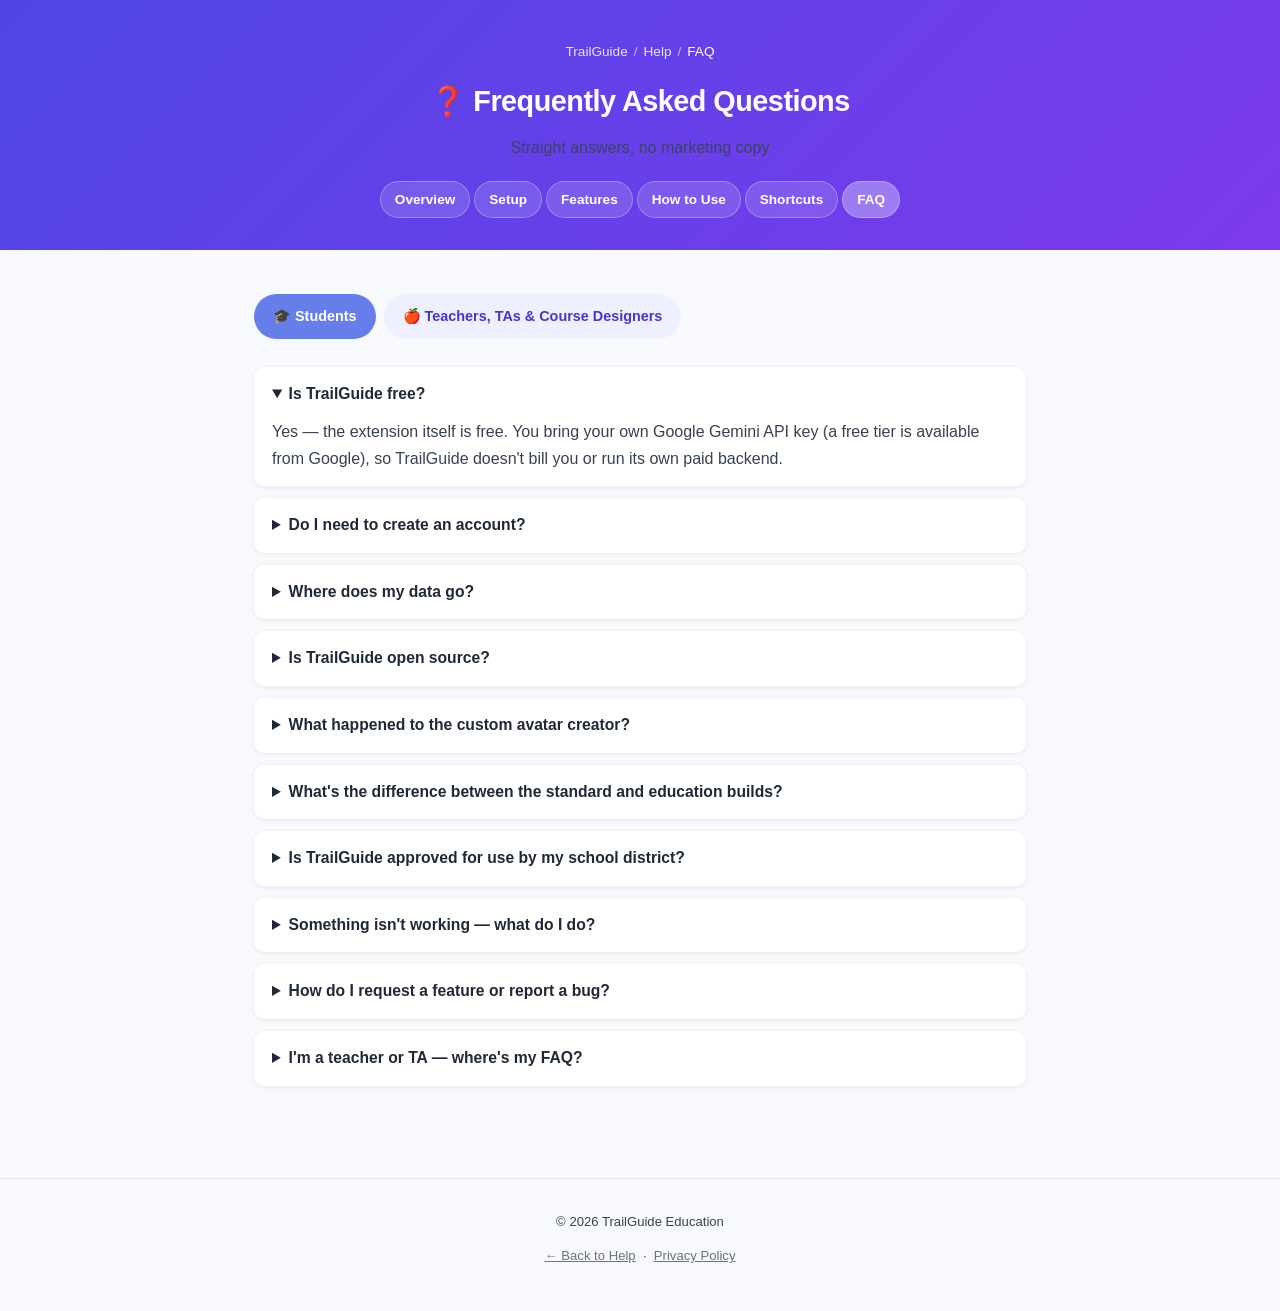
<file: help/faq-students.html>
<!DOCTYPE html>
<html lang="en">
<head>
  <meta charset="UTF-8" />
  <meta name="viewport" content="width=device-width, initial-scale=1.0" />
  <title>FAQ for Students — TrailGuide Help</title>
  <link rel="stylesheet" href="style.css" />
</head>
<body>

<header>
  <span class="crumb"><a href="../">TrailGuide</a><span>/</span><a href="index.html">Help</a><span>/</span>FAQ</span>
  <h1>❓ Frequently Asked Questions</h1>
  <p>Straight answers, no marketing copy</p>
  <nav class="tg-nav">
    <a href="index.html">Overview</a>
    <a href="setup.html">Setup</a>
    <a href="features-students.html">Features</a>
    <a href="how-to-use.html">How to Use</a>
    <a href="shortcuts.html">Shortcuts</a>
    <a href="faq-students.html" aria-current="page">FAQ</a>
  </nav>
</header>

<main>

  <div class="audience-toggle">
    <a href="faq-students.html" aria-current="page">🎓 Students</a>
    <a href="faq-teachers.html">🍎 Teachers, TAs &amp; Course Designers</a>
  </div>

  <details class="faq" open>
    <summary>Is TrailGuide free?</summary>
    <p>Yes — the extension itself is free. You bring your own Google Gemini API key (a free tier is available from Google), so TrailGuide doesn't bill you or run its own paid backend.</p>
  </details>

  <details class="faq">
    <summary>Do I need to create an account?</summary>
    <p>No. TrailGuide never creates user accounts or profiles. The only optional sign-in is Google OAuth, and only if you choose to enable Google Drive sync for your settings and study data.</p>
  </details>

  <details class="faq">
    <summary>Where does my data go?</summary>
    <p>Settings, chat history, and study data are stored locally in your browser by default. Canvas page content is sent to whichever AI provider you've configured (Google Gemini, or optionally OpenAI/Anthropic on the standard build) only when you trigger a feature — nothing is sent in the background. Full details are in the <a href="../">Privacy Policy</a>.</p>
  </details>

  <details class="faq">
    <summary>Is TrailGuide open source?</summary>
    <p>No. TrailGuide is proprietary software. Installing it grants you a limited license to use the packaged extension — it does not grant a right to view, modify, or redistribute the source code.</p>
  </details>

  <details class="faq">
    <summary>What happened to the custom avatar creator?</summary>
    <p>The previous avatar creator relied on Ready Player Me, which shut down its service in January 2026. TrailGuide now ships with a bundled gallery of ready-to-use avatars instead — pick one from Options, no external service required.</p>
  </details>

  <details class="faq">
    <summary>What's the difference between the standard and education builds?</summary>
    <p>The education build ("TrailGuide Education (Gemini)") is a Gemini-only variant intended for institutional deployment: OpenAI and Anthropic are removed at the build level, not just hidden in the UI. On-device processing (Web LLM) remains available in both builds since it never sends data anywhere.</p>
  </details>

  <details class="faq">
    <summary>Is TrailGuide approved for use by my school district?</summary>
    <p>Individual use is at your own discretion, the same as any other browser extension. Formal institutional approval is a separate process that requires a signed data privacy agreement between your district and TrailGuide Education — see <a href="../#institutional-approval">Path to Institutional Approval</a> in the Privacy Policy for where that stands.</p>
  </details>

  <details class="faq">
    <summary>Something isn't working — what do I do?</summary>
    <p>Check that your API key is entered correctly in Options, and that you're on an actual Canvas course page (not the dashboard). If it's still not working, <a href="https://github.com/BrutalByte/trailguide-privacy-policy/issues/new/choose" target="_blank" rel="noopener">file a bug report</a> with what you were doing and any error message you saw.</p>
  </details>

  <details class="faq">
    <summary>How do I request a feature or report a bug?</summary>
    <p>Use the <a href="https://github.com/BrutalByte/trailguide-privacy-policy/issues/new/choose" target="_blank" rel="noopener">public issue tracker</a> — pick "Bug Report" or "Feature Request." You can browse <a href="https://github.com/BrutalByte/trailguide-privacy-policy/issues" target="_blank" rel="noopener">existing issues</a> first to see if it's already been reported.</p>
  </details>

  <details class="faq">
    <summary>I'm a teacher or TA — where's my FAQ?</summary>
    <p>See the <a href="faq-teachers.html">Teacher FAQ</a> for role detection, Teacher Tools, and grading-related questions.</p>
  </details>

</main>

<footer>
  <p>© 2026 TrailGuide Education</p>
  <p style="margin-top:4px"><a href="index.html">← Back to Help</a> &nbsp;·&nbsp; <a href="../">Privacy Policy</a></p>
</footer>

</body>
</html>
</file>
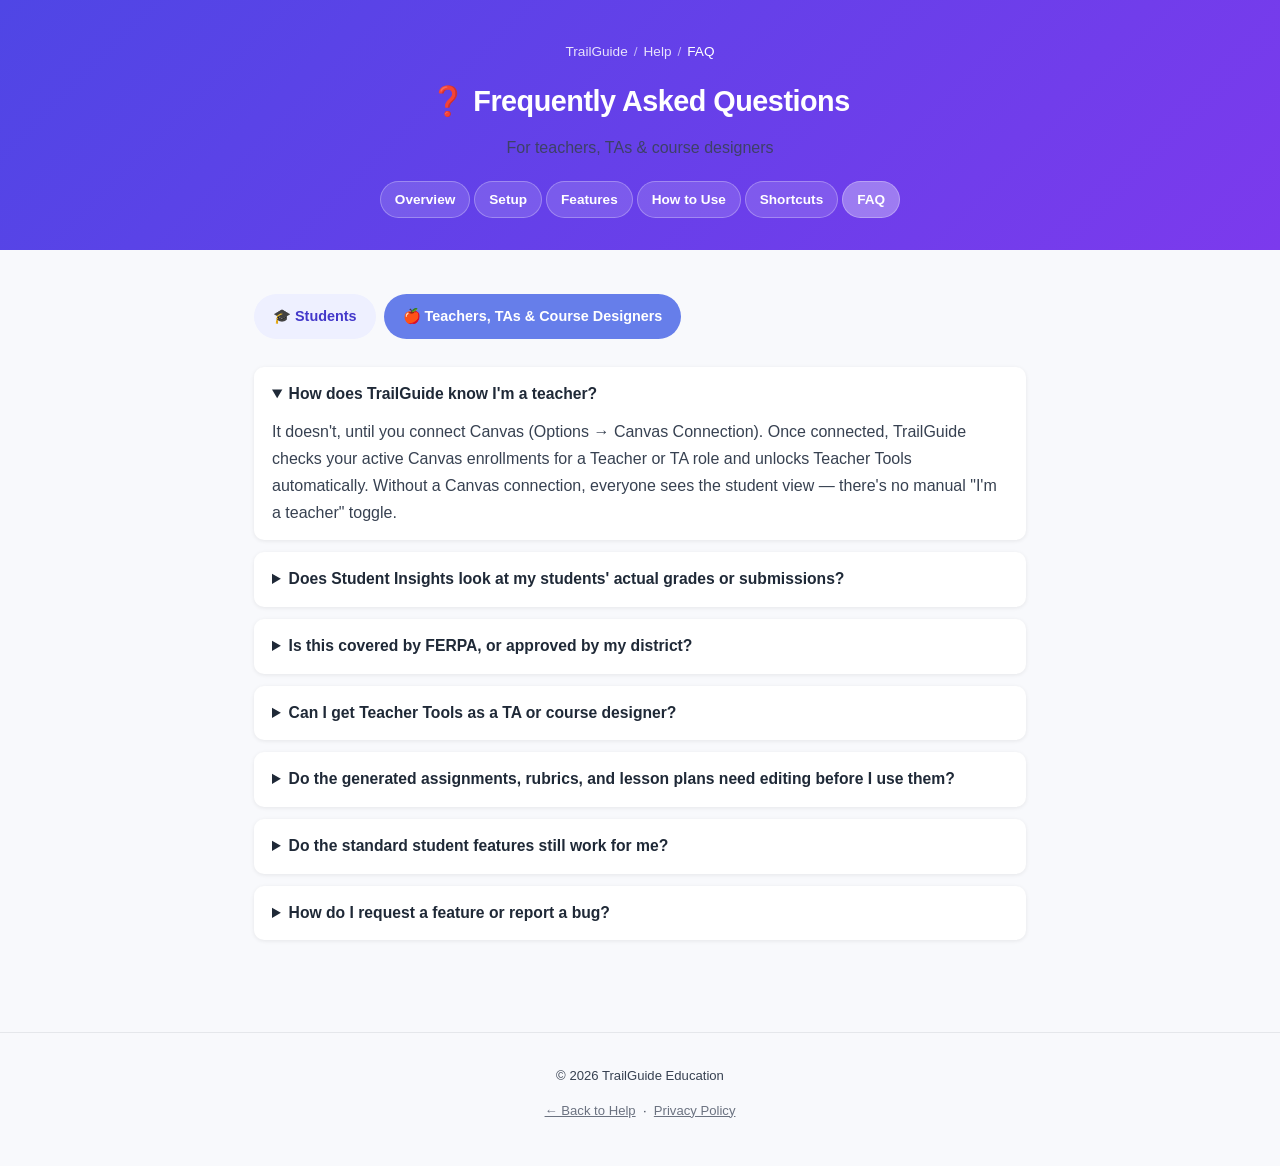
<file: help/faq-teachers.html>
<!DOCTYPE html>
<html lang="en">
<head>
  <meta charset="UTF-8" />
  <meta name="viewport" content="width=device-width, initial-scale=1.0" />
  <title>FAQ for Teachers — TrailGuide Help</title>
  <link rel="stylesheet" href="style.css" />
</head>
<body>

<header>
  <span class="crumb"><a href="../">TrailGuide</a><span>/</span><a href="index.html">Help</a><span>/</span>FAQ</span>
  <h1>❓ Frequently Asked Questions</h1>
  <p>For teachers, TAs &amp; course designers</p>
  <nav class="tg-nav">
    <a href="index.html">Overview</a>
    <a href="setup.html">Setup</a>
    <a href="features-teachers.html">Features</a>
    <a href="how-to-use.html">How to Use</a>
    <a href="shortcuts.html">Shortcuts</a>
    <a href="faq-teachers.html" aria-current="page">FAQ</a>
  </nav>
</header>

<main>

  <div class="audience-toggle">
    <a href="faq-students.html">🎓 Students</a>
    <a href="faq-teachers.html" aria-current="page">🍎 Teachers, TAs &amp; Course Designers</a>
  </div>

  <details class="faq" open>
    <summary>How does TrailGuide know I'm a teacher?</summary>
    <p>It doesn't, until you connect Canvas (Options → Canvas Connection). Once connected, TrailGuide checks your active Canvas enrollments for a Teacher or TA role and unlocks Teacher Tools automatically. Without a Canvas connection, everyone sees the student view — there's no manual "I'm a teacher" toggle.</p>
  </details>

  <details class="faq">
    <summary>Does Student Insights look at my students' actual grades or submissions?</summary>
    <p>No. It analyzes the complexity of the course content on the page you're viewing and predicts likely trouble spots — it does not read gradebook data, individual student submissions, or any per-student records. See <a href="features-teachers.html">Teacher Tools</a> for the full list of what each tool does and doesn't use.</p>
  </details>

  <details class="faq">
    <summary>Is this covered by FERPA, or approved by my district?</summary>
    <p>Not automatically. Teacher Tools run on the same page-content basis as every other TrailGuide feature and are sent to whichever AI provider you've configured, same as student use. If Canvas content on your page includes FERPA-protected education records, review the <a href="../#ferpa">FERPA Considerations</a> section of the Privacy Policy before using AI features with it. District-level approval is a separate process — see <a href="../#institutional-approval">Path to Institutional Approval</a>.</p>
  </details>

  <details class="faq">
    <summary>Can I get Teacher Tools as a TA or course designer?</summary>
    <p>TAs are detected the same way teachers are, through your active Canvas enrollment type. Course designer detection isn't currently wired up on the Canvas API check TrailGuide uses — if you're a designer and don't see Teacher Tools after connecting Canvas, email <a href="mailto:brutalbyte@gmail.com">brutalbyte@gmail.com</a>.</p>
  </details>

  <details class="faq">
    <summary>Do the generated assignments, rubrics, and lesson plans need editing before I use them?</summary>
    <p>Yes — treat every Teacher Tool output as a first draft. TrailGuide generates a starting point from your page content; you should review and adjust anything before publishing it or grading against it.</p>
  </details>

  <details class="faq">
    <summary>Do the standard student features still work for me?</summary>
    <p>Yes — Teacher Tools are additive. Chat, flashcards, summaries, quizzes, concept maps, voice, and deep dive all work the same way described on the <a href="features-students.html">student features page</a>.</p>
  </details>

  <details class="faq">
    <summary>How do I request a feature or report a bug?</summary>
    <p>Use the <a href="https://github.com/BrutalByte/trailguide-privacy-policy/issues/new/choose" target="_blank" rel="noopener">public issue tracker</a> — pick "Bug Report" or "Feature Request." You can browse <a href="https://github.com/BrutalByte/trailguide-privacy-policy/issues" target="_blank" rel="noopener">existing issues</a> first to see if it's already been reported.</p>
  </details>

</main>

<footer>
  <p>© 2026 TrailGuide Education</p>
  <p style="margin-top:4px"><a href="index.html">← Back to Help</a> &nbsp;·&nbsp; <a href="../">Privacy Policy</a></p>
</footer>

</body>
</html>
</file>
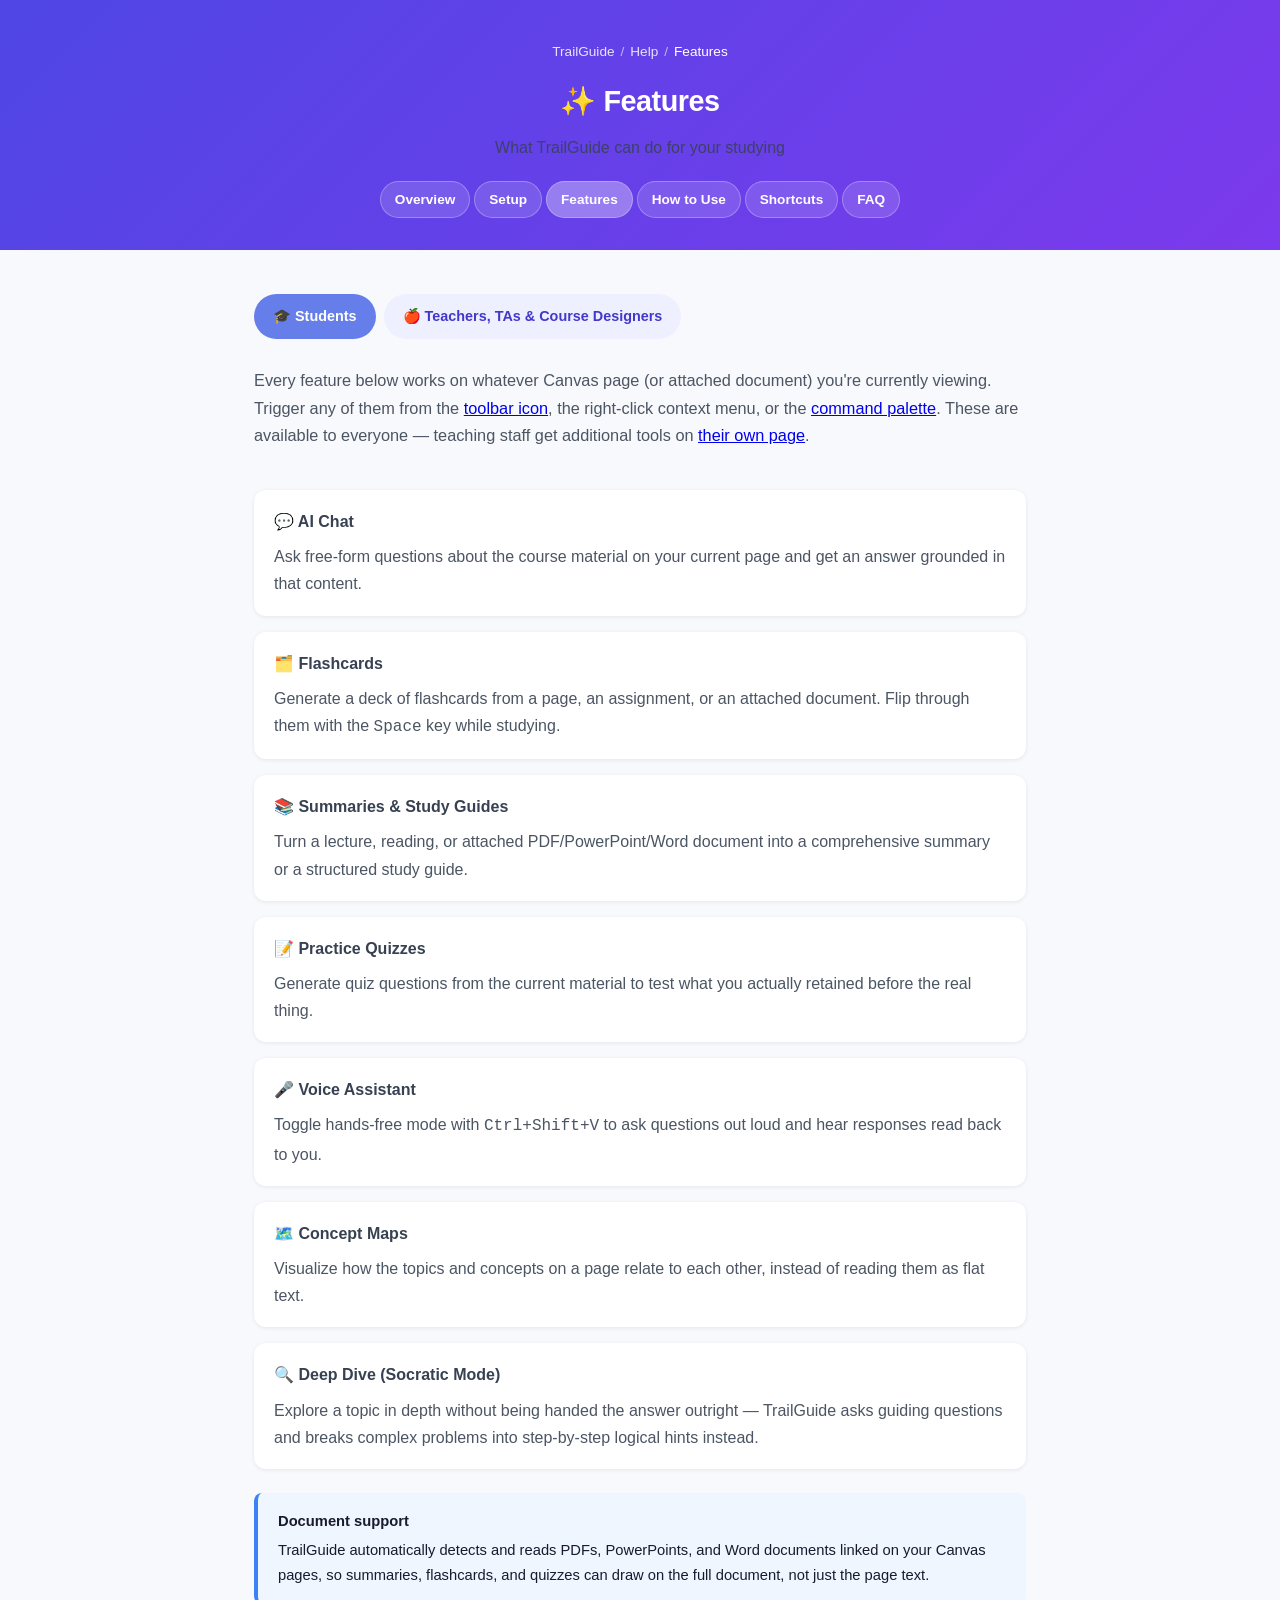
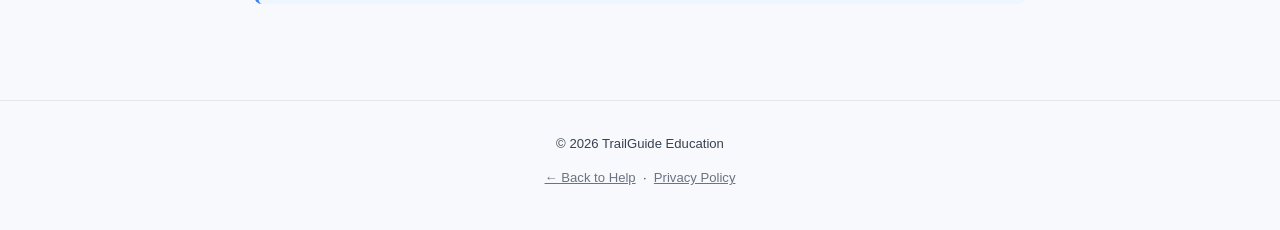
<file: help/features-students.html>
<!DOCTYPE html>
<html lang="en">
<head>
  <meta charset="UTF-8" />
  <meta name="viewport" content="width=device-width, initial-scale=1.0" />
  <title>Features for Students — TrailGuide Help</title>
  <link rel="stylesheet" href="style.css" />
</head>
<body>

<header>
  <span class="crumb"><a href="../">TrailGuide</a><span>/</span><a href="index.html">Help</a><span>/</span>Features</span>
  <h1>✨ Features</h1>
  <p>What TrailGuide can do for your studying</p>
  <nav class="tg-nav">
    <a href="index.html">Overview</a>
    <a href="setup.html">Setup</a>
    <a href="features-students.html" aria-current="page">Features</a>
    <a href="how-to-use.html">How to Use</a>
    <a href="shortcuts.html">Shortcuts</a>
    <a href="faq-students.html">FAQ</a>
  </nav>
</header>

<main>

  <div class="audience-toggle">
    <a href="features-students.html" aria-current="page">🎓 Students</a>
    <a href="features-teachers.html">🍎 Teachers, TAs &amp; Course Designers</a>
  </div>

  <p class="intro">Every feature below works on whatever Canvas page (or attached document) you're currently viewing. Trigger any of them from the <a href="how-to-use.html#toolbar-icon">toolbar icon</a>, the right-click context menu, or the <a href="shortcuts.html#command-palette">command palette</a>. These are available to everyone — teaching staff get additional tools on <a href="features-teachers.html">their own page</a>.</p>

  <div class="feature-grid">

    <div class="feature-card">
      <h3>💬 AI Chat</h3>
      <p>Ask free-form questions about the course material on your current page and get an answer grounded in that content.</p>
    </div>

    <div class="feature-card">
      <h3>🗂️ Flashcards</h3>
      <p>Generate a deck of flashcards from a page, an assignment, or an attached document. Flip through them with the <kbd>Space</kbd> key while studying.</p>
    </div>

    <div class="feature-card">
      <h3>📚 Summaries &amp; Study Guides</h3>
      <p>Turn a lecture, reading, or attached PDF/PowerPoint/Word document into a comprehensive summary or a structured study guide.</p>
    </div>

    <div class="feature-card">
      <h3>📝 Practice Quizzes</h3>
      <p>Generate quiz questions from the current material to test what you actually retained before the real thing.</p>
    </div>

    <div class="feature-card">
      <h3>🎤 Voice Assistant</h3>
      <p>Toggle hands-free mode with <kbd>Ctrl+Shift+V</kbd> to ask questions out loud and hear responses read back to you.</p>
    </div>

    <div class="feature-card">
      <h3>🗺️ Concept Maps</h3>
      <p>Visualize how the topics and concepts on a page relate to each other, instead of reading them as flat text.</p>
    </div>

    <div class="feature-card">
      <h3>🔍 Deep Dive (Socratic Mode)</h3>
      <p>Explore a topic in depth without being handed the answer outright — TrailGuide asks guiding questions and breaks complex problems into step-by-step logical hints instead.</p>
    </div>

  </div>

  <div class="callout info" style="margin-top: 24px;">
    <strong>Document support</strong>
    TrailGuide automatically detects and reads PDFs, PowerPoints, and Word documents linked on your Canvas pages, so summaries, flashcards, and quizzes can draw on the full document, not just the page text.
  </div>

</main>

<footer>
  <p>© 2026 TrailGuide Education</p>
  <p style="margin-top:4px"><a href="index.html">← Back to Help</a> &nbsp;·&nbsp; <a href="../">Privacy Policy</a></p>
</footer>

</body>
</html>
</file>
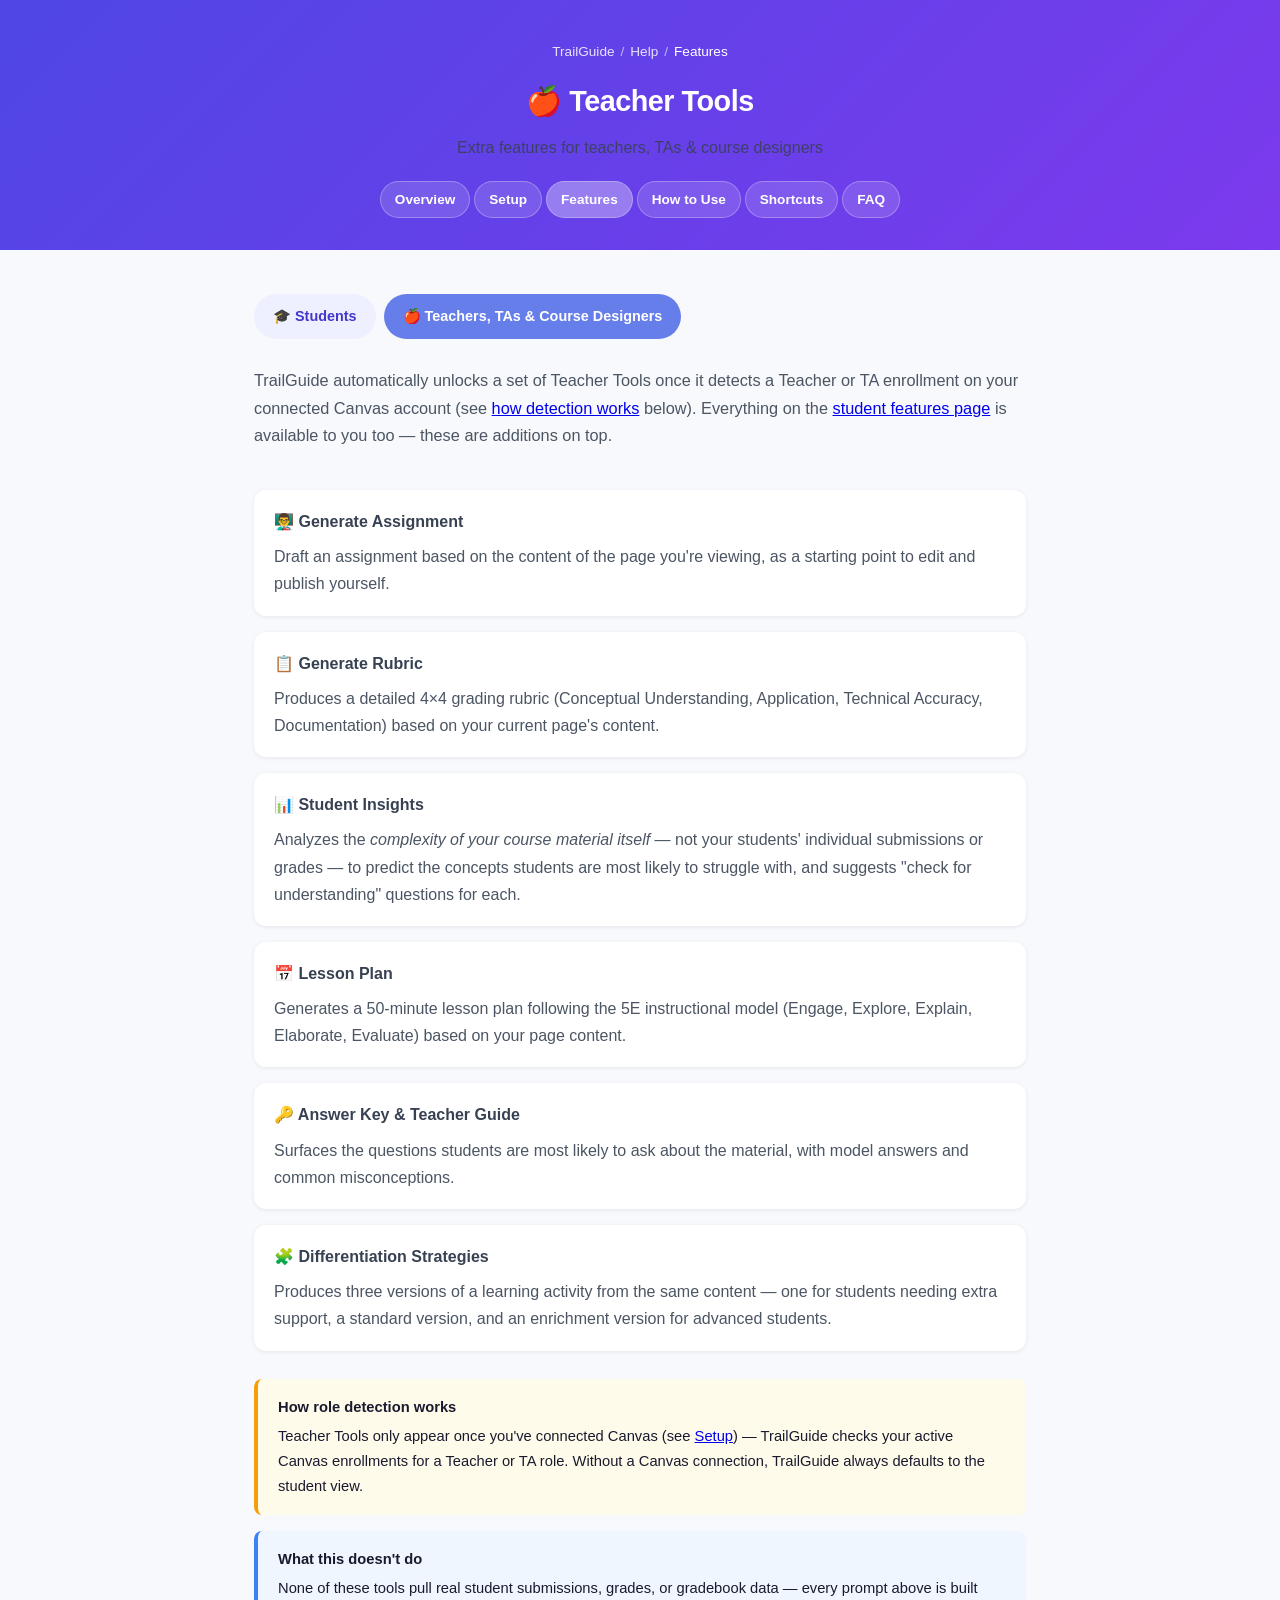
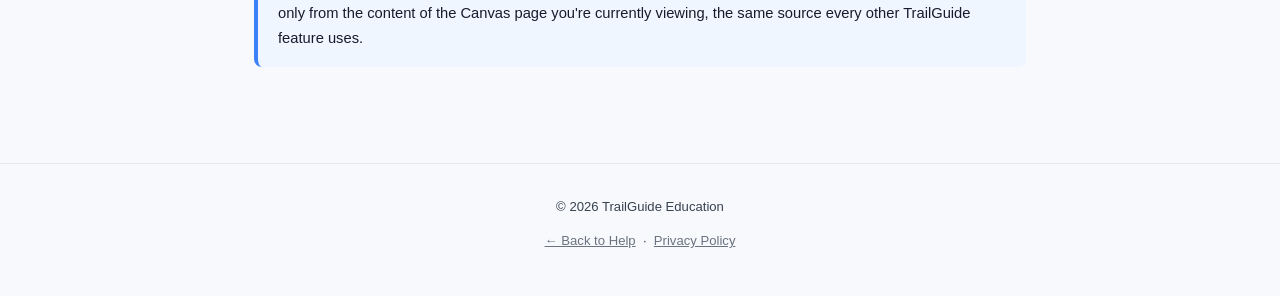
<file: help/features-teachers.html>
<!DOCTYPE html>
<html lang="en">
<head>
  <meta charset="UTF-8" />
  <meta name="viewport" content="width=device-width, initial-scale=1.0" />
  <title>Features for Teachers — TrailGuide Help</title>
  <link rel="stylesheet" href="style.css" />
</head>
<body>

<header>
  <span class="crumb"><a href="../">TrailGuide</a><span>/</span><a href="index.html">Help</a><span>/</span>Features</span>
  <h1>🍎 Teacher Tools</h1>
  <p>Extra features for teachers, TAs &amp; course designers</p>
  <nav class="tg-nav">
    <a href="index.html">Overview</a>
    <a href="setup.html">Setup</a>
    <a href="features-teachers.html" aria-current="page">Features</a>
    <a href="how-to-use.html">How to Use</a>
    <a href="shortcuts.html">Shortcuts</a>
    <a href="faq-teachers.html">FAQ</a>
  </nav>
</header>

<main>

  <div class="audience-toggle">
    <a href="features-students.html">🎓 Students</a>
    <a href="features-teachers.html" aria-current="page">🍎 Teachers, TAs &amp; Course Designers</a>
  </div>

  <p class="intro">TrailGuide automatically unlocks a set of Teacher Tools once it detects a Teacher or TA enrollment on your connected Canvas account (see <a href="#detection">how detection works</a> below). Everything on the <a href="features-students.html">student features page</a> is available to you too — these are additions on top.</p>

  <div class="feature-grid">

    <div class="feature-card">
      <h3>👨‍🏫 Generate Assignment</h3>
      <p>Draft an assignment based on the content of the page you're viewing, as a starting point to edit and publish yourself.</p>
    </div>

    <div class="feature-card">
      <h3>📋 Generate Rubric</h3>
      <p>Produces a detailed 4×4 grading rubric (Conceptual Understanding, Application, Technical Accuracy, Documentation) based on your current page's content.</p>
    </div>

    <div class="feature-card">
      <h3>📊 Student Insights</h3>
      <p>Analyzes the <em>complexity of your course material itself</em> — not your students' individual submissions or grades — to predict the concepts students are most likely to struggle with, and suggests "check for understanding" questions for each.</p>
    </div>

    <div class="feature-card">
      <h3>📅 Lesson Plan</h3>
      <p>Generates a 50-minute lesson plan following the 5E instructional model (Engage, Explore, Explain, Elaborate, Evaluate) based on your page content.</p>
    </div>

    <div class="feature-card">
      <h3>🔑 Answer Key &amp; Teacher Guide</h3>
      <p>Surfaces the questions students are most likely to ask about the material, with model answers and common misconceptions.</p>
    </div>

    <div class="feature-card">
      <h3>🧩 Differentiation Strategies</h3>
      <p>Produces three versions of a learning activity from the same content — one for students needing extra support, a standard version, and an enrichment version for advanced students.</p>
    </div>

  </div>

  <div class="callout warn" id="detection" style="margin-top: 28px;">
    <strong>How role detection works</strong>
    Teacher Tools only appear once you've connected Canvas (see <a href="setup.html#canvas">Setup</a>) — TrailGuide checks your active Canvas enrollments for a Teacher or TA role. Without a Canvas connection, TrailGuide always defaults to the student view.
  </div>

  <div class="callout info">
    <strong>What this doesn't do</strong>
    None of these tools pull real student submissions, grades, or gradebook data — every prompt above is built only from the content of the Canvas page you're currently viewing, the same source every other TrailGuide feature uses.
  </div>

</main>

<footer>
  <p>© 2026 TrailGuide Education</p>
  <p style="margin-top:4px"><a href="index.html">← Back to Help</a> &nbsp;·&nbsp; <a href="../">Privacy Policy</a></p>
</footer>

</body>
</html>
</file>
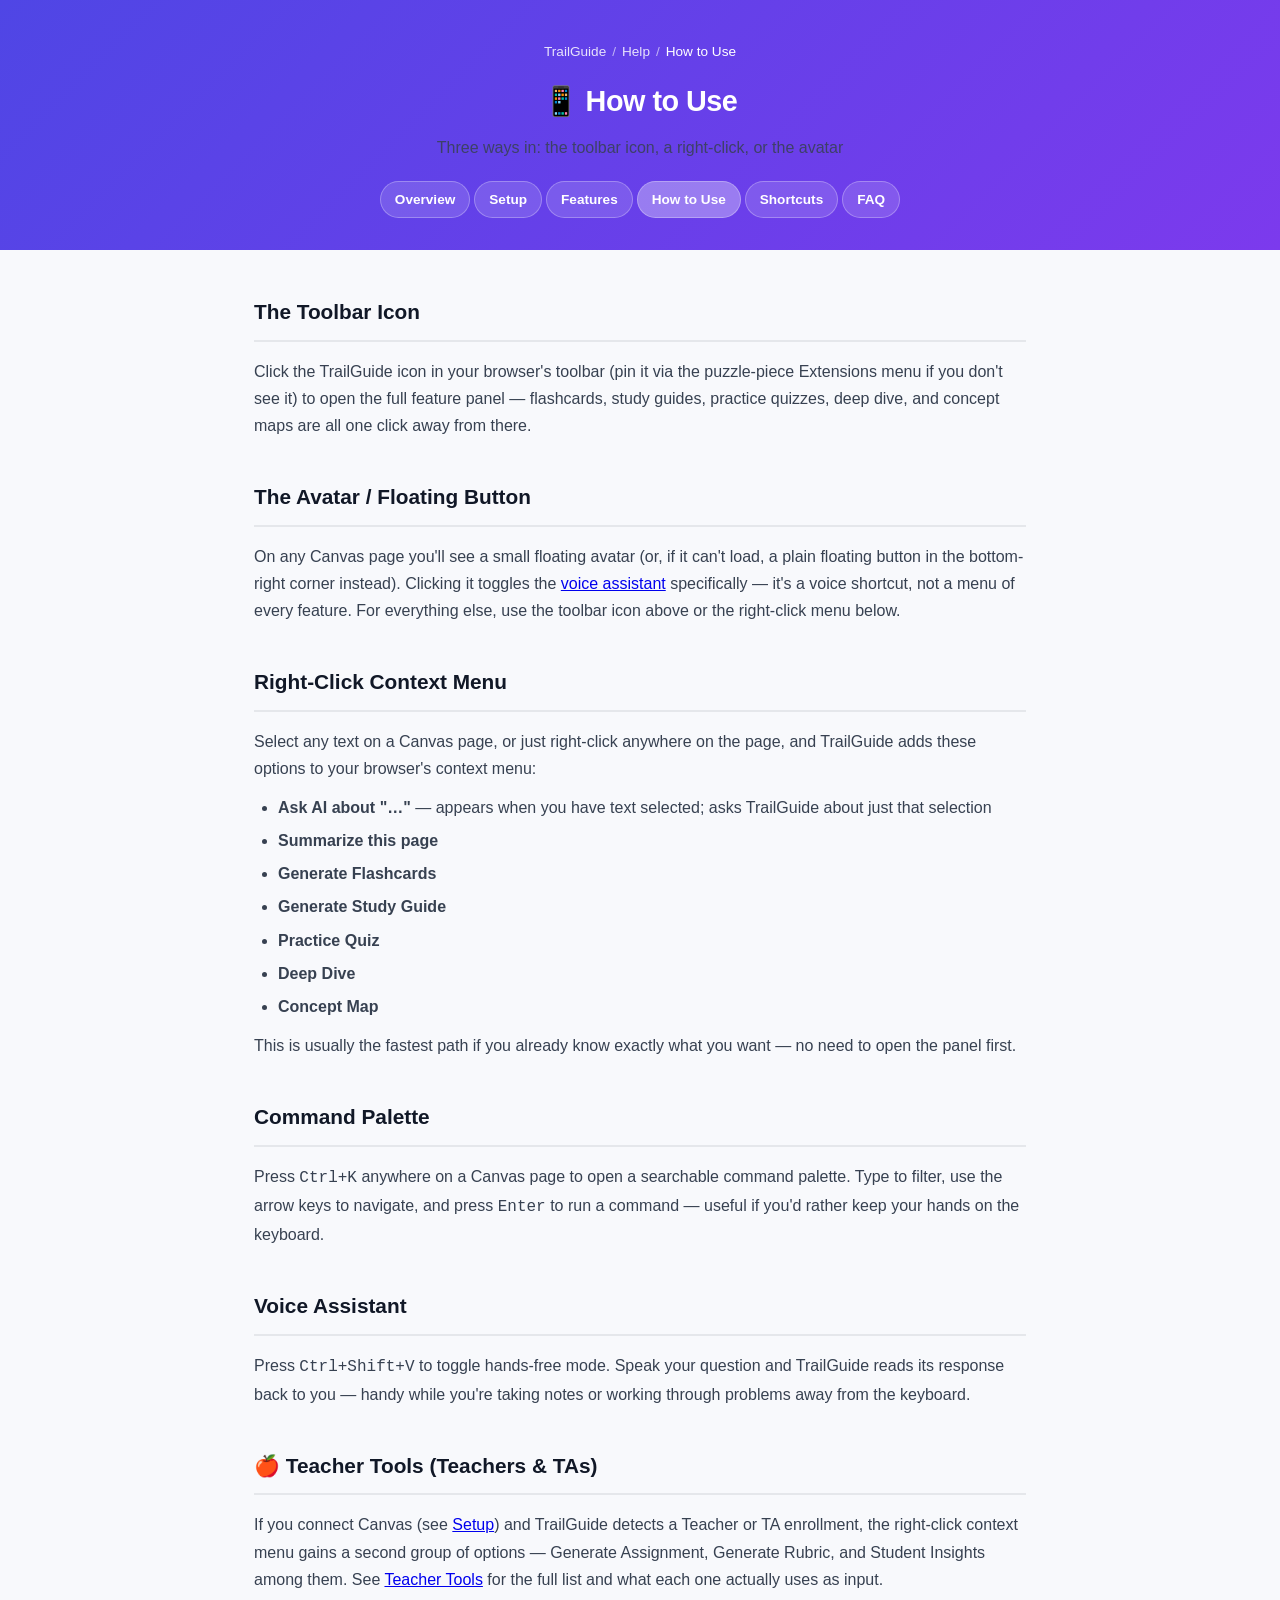
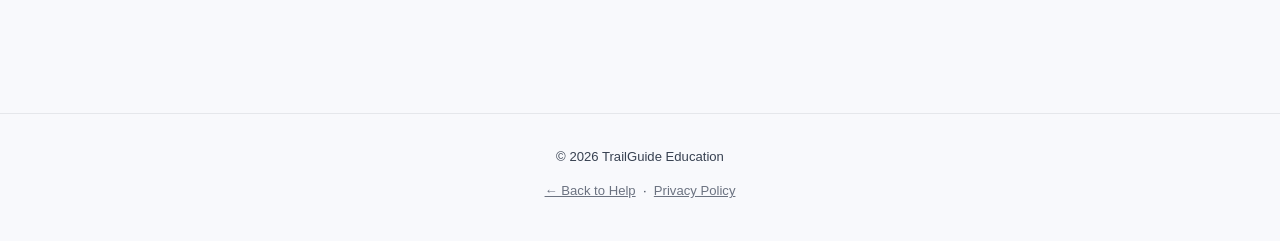
<file: help/how-to-use.html>
<!DOCTYPE html>
<html lang="en">
<head>
  <meta charset="UTF-8" />
  <meta name="viewport" content="width=device-width, initial-scale=1.0" />
  <title>How to Use — TrailGuide Help</title>
  <link rel="stylesheet" href="style.css" />
</head>
<body>

<header>
  <span class="crumb"><a href="../">TrailGuide</a><span>/</span><a href="index.html">Help</a><span>/</span>How to Use</span>
  <h1>📱 How to Use</h1>
  <p>Three ways in: the toolbar icon, a right-click, or the avatar</p>
  <nav class="tg-nav">
    <a href="index.html">Overview</a>
    <a href="setup.html">Setup</a>
    <a href="features-students.html">Features</a>
    <a href="how-to-use.html" aria-current="page">How to Use</a>
    <a href="shortcuts.html">Shortcuts</a>
    <a href="faq-students.html">FAQ</a>
  </nav>
</header>

<main>

  <section id="toolbar-icon">
    <h2>The Toolbar Icon</h2>
    <p>Click the TrailGuide icon in your browser's toolbar (pin it via the puzzle-piece Extensions menu if you don't see it) to open the full feature panel — flashcards, study guides, practice quizzes, deep dive, and concept maps are all one click away from there.</p>
  </section>

  <section id="avatar">
    <h2>The Avatar / Floating Button</h2>
    <p>On any Canvas page you'll see a small floating avatar (or, if it can't load, a plain floating button in the bottom-right corner instead). Clicking it toggles the <a href="#voice">voice assistant</a> specifically — it's a voice shortcut, not a menu of every feature. For everything else, use the toolbar icon above or the right-click menu below.</p>
  </section>

  <section id="context-menu">
    <h2>Right-Click Context Menu</h2>
    <p>Select any text on a Canvas page, or just right-click anywhere on the page, and TrailGuide adds these options to your browser's context menu:</p>
    <ul>
      <li><strong>Ask AI about "…"</strong> — appears when you have text selected; asks TrailGuide about just that selection</li>
      <li><strong>Summarize this page</strong></li>
      <li><strong>Generate Flashcards</strong></li>
      <li><strong>Generate Study Guide</strong></li>
      <li><strong>Practice Quiz</strong></li>
      <li><strong>Deep Dive</strong></li>
      <li><strong>Concept Map</strong></li>
    </ul>
    <p>This is usually the fastest path if you already know exactly what you want — no need to open the panel first.</p>
  </section>

  <section id="command-palette">
    <h2>Command Palette</h2>
    <p>Press <kbd>Ctrl+K</kbd> anywhere on a Canvas page to open a searchable command palette. Type to filter, use the arrow keys to navigate, and press <kbd>Enter</kbd> to run a command — useful if you'd rather keep your hands on the keyboard.</p>
  </section>

  <section id="voice">
    <h2>Voice Assistant</h2>
    <p>Press <kbd>Ctrl+Shift+V</kbd> to toggle hands-free mode. Speak your question and TrailGuide reads its response back to you — handy while you're taking notes or working through problems away from the keyboard.</p>
  </section>

  <section id="teacher-tools">
    <h2>🍎 Teacher Tools (Teachers &amp; TAs)</h2>
    <p>If you connect Canvas (see <a href="setup.html#canvas">Setup</a>) and TrailGuide detects a Teacher or TA enrollment, the right-click context menu gains a second group of options — Generate Assignment, Generate Rubric, and Student Insights among them. See <a href="features-teachers.html">Teacher Tools</a> for the full list and what each one actually uses as input.</p>
  </section>

</main>

<footer>
  <p>© 2026 TrailGuide Education</p>
  <p style="margin-top:4px"><a href="index.html">← Back to Help</a> &nbsp;·&nbsp; <a href="../">Privacy Policy</a></p>
</footer>

</body>
</html>
</file>
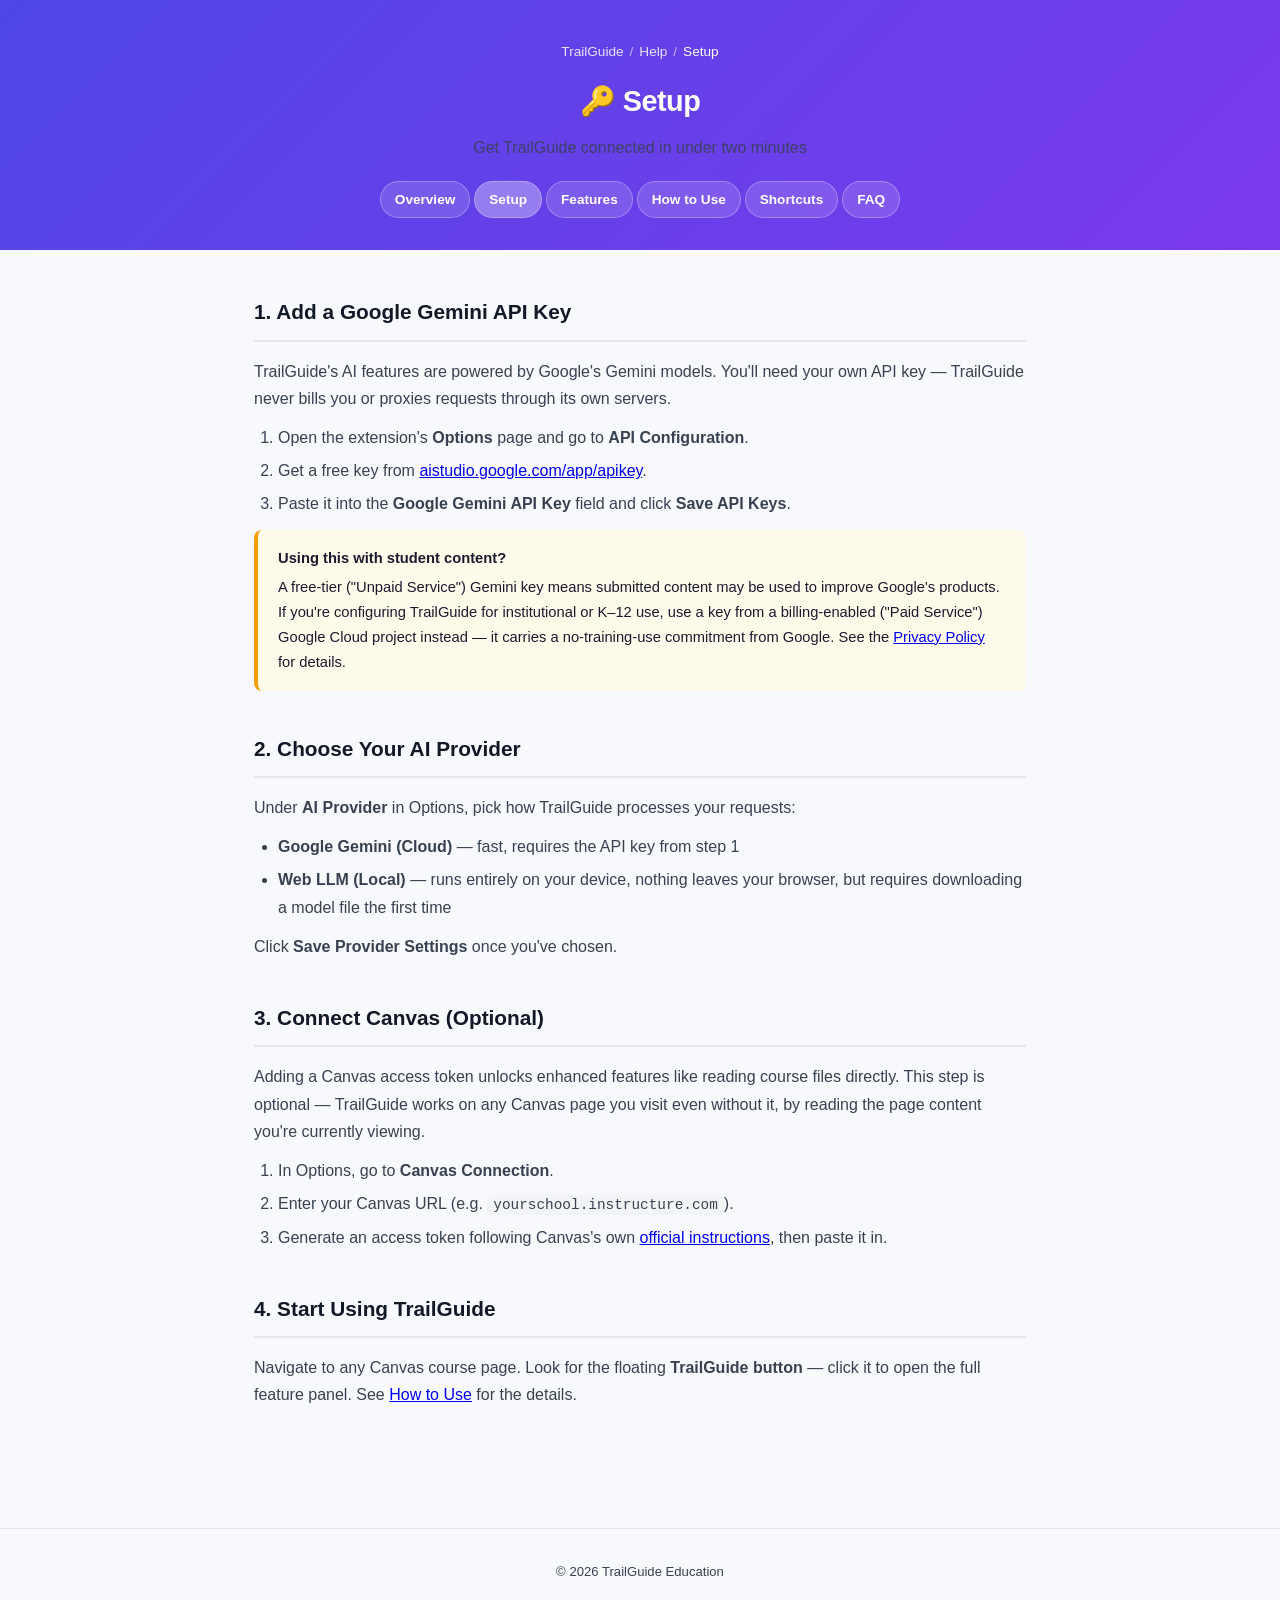
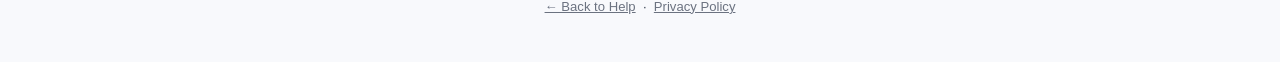
<file: help/setup.html>
<!DOCTYPE html>
<html lang="en">
<head>
  <meta charset="UTF-8" />
  <meta name="viewport" content="width=device-width, initial-scale=1.0" />
  <title>Setup — TrailGuide Help</title>
  <link rel="stylesheet" href="style.css" />
</head>
<body>

<header>
  <span class="crumb"><a href="../">TrailGuide</a><span>/</span><a href="index.html">Help</a><span>/</span>Setup</span>
  <h1>🔑 Setup</h1>
  <p>Get TrailGuide connected in under two minutes</p>
  <nav class="tg-nav">
    <a href="index.html">Overview</a>
    <a href="setup.html" aria-current="page">Setup</a>
    <a href="features-students.html">Features</a>
    <a href="how-to-use.html">How to Use</a>
    <a href="shortcuts.html">Shortcuts</a>
    <a href="faq-students.html">FAQ</a>
  </nav>
</header>

<main>

  <section id="gemini-key">
    <h2>1. Add a Google Gemini API Key</h2>
    <p>TrailGuide's AI features are powered by Google's Gemini models. You'll need your own API key — TrailGuide never bills you or proxies requests through its own servers.</p>
    <ol>
      <li>Open the extension's <strong>Options</strong> page and go to <strong>API Configuration</strong>.</li>
      <li>Get a free key from <a href="https://aistudio.google.com/app/apikey" target="_blank" rel="noopener">aistudio.google.com/app/apikey</a>.</li>
      <li>Paste it into the <strong>Google Gemini API Key</strong> field and click <strong>Save API Keys</strong>.</li>
    </ol>
    <div class="callout warn">
      <strong>Using this with student content?</strong>
      A free-tier ("Unpaid Service") Gemini key means submitted content may be used to improve Google's products. If you're configuring TrailGuide for institutional or K&ndash;12 use, use a key from a billing-enabled ("Paid Service") Google Cloud project instead — it carries a no-training-use commitment from Google. See the <a href="../#institutional-approval">Privacy Policy</a> for details.
    </div>
  </section>

  <section id="provider">
    <h2>2. Choose Your AI Provider</h2>
    <p>Under <strong>AI Provider</strong> in Options, pick how TrailGuide processes your requests:</p>
    <ul>
      <li><strong>Google Gemini (Cloud)</strong> — fast, requires the API key from step 1</li>
      <li><strong>Web LLM (Local)</strong> — runs entirely on your device, nothing leaves your browser, but requires downloading a model file the first time</li>
    </ul>
    <p>Click <strong>Save Provider Settings</strong> once you've chosen.</p>
  </section>

  <section id="canvas">
    <h2>3. Connect Canvas (Optional)</h2>
    <p>Adding a Canvas access token unlocks enhanced features like reading course files directly. This step is optional — TrailGuide works on any Canvas page you visit even without it, by reading the page content you're currently viewing.</p>
    <ol>
      <li>In Options, go to <strong>Canvas Connection</strong>.</li>
      <li>Enter your Canvas URL (e.g. <code>yourschool.instructure.com</code>).</li>
      <li>Generate an access token following Canvas's own <a href="https://community.canvaslms.com/t5/Student-Guide/How-do-I-manage-API-access-tokens-as-a-student/ta-p/273" target="_blank" rel="noopener">official instructions</a>, then paste it in.</li>
    </ol>
  </section>

  <section id="start">
    <h2>4. Start Using TrailGuide</h2>
    <p>Navigate to any Canvas course page. Look for the floating <strong>TrailGuide button</strong> — click it to open the full feature panel. See <a href="how-to-use.html">How to Use</a> for the details.</p>
  </section>

</main>

<footer>
  <p>© 2026 TrailGuide Education</p>
  <p style="margin-top:4px"><a href="index.html">← Back to Help</a> &nbsp;·&nbsp; <a href="../">Privacy Policy</a></p>
</footer>

</body>
</html>
</file>
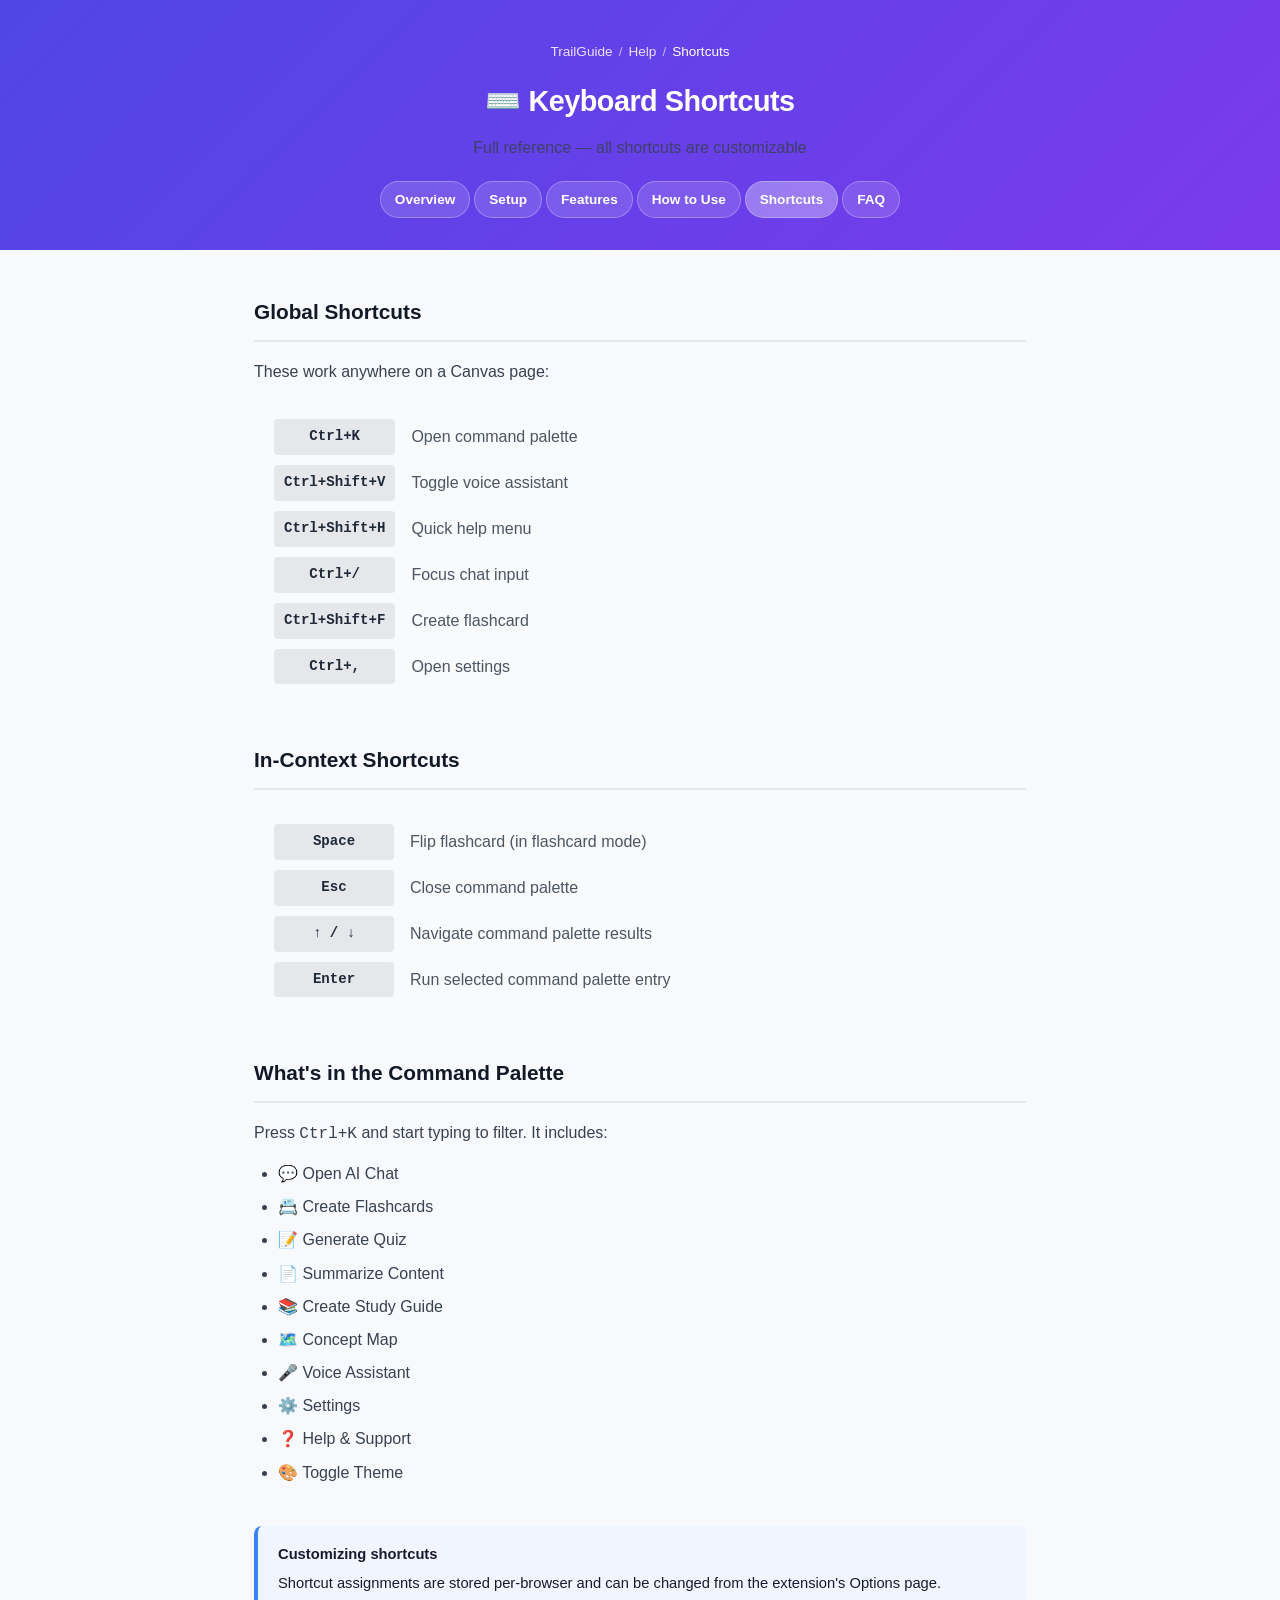
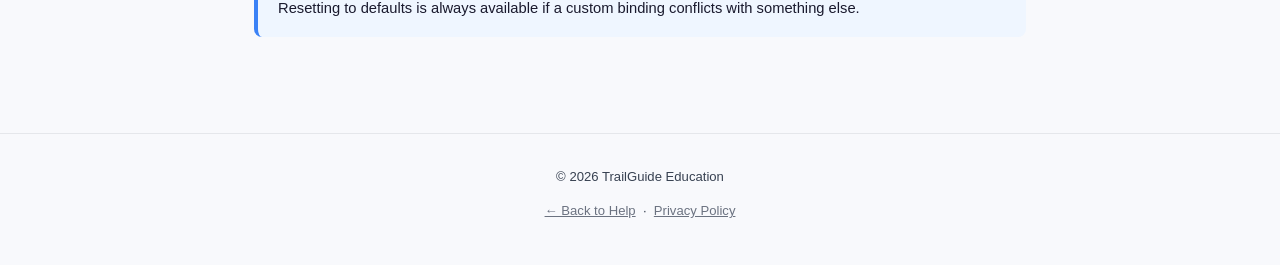
<file: help/shortcuts.html>
<!DOCTYPE html>
<html lang="en">
<head>
  <meta charset="UTF-8" />
  <meta name="viewport" content="width=device-width, initial-scale=1.0" />
  <title>Keyboard Shortcuts — TrailGuide Help</title>
  <link rel="stylesheet" href="style.css" />
</head>
<body>

<header>
  <span class="crumb"><a href="../">TrailGuide</a><span>/</span><a href="index.html">Help</a><span>/</span>Shortcuts</span>
  <h1>⌨️ Keyboard Shortcuts</h1>
  <p>Full reference — all shortcuts are customizable</p>
  <nav class="tg-nav">
    <a href="index.html">Overview</a>
    <a href="setup.html">Setup</a>
    <a href="features-students.html">Features</a>
    <a href="how-to-use.html">How to Use</a>
    <a href="shortcuts.html" aria-current="page">Shortcuts</a>
    <a href="faq-students.html">FAQ</a>
  </nav>
</header>

<main>

  <section id="global">
    <h2>Global Shortcuts</h2>
    <p>These work anywhere on a Canvas page:</p>
    <div class="kbd-grid">
      <kbd>Ctrl+K</kbd><div class="desc">Open command palette</div>
      <kbd>Ctrl+Shift+V</kbd><div class="desc">Toggle voice assistant</div>
      <kbd>Ctrl+Shift+H</kbd><div class="desc">Quick help menu</div>
      <kbd>Ctrl+/</kbd><div class="desc">Focus chat input</div>
      <kbd>Ctrl+Shift+F</kbd><div class="desc">Create flashcard</div>
      <kbd>Ctrl+,</kbd><div class="desc">Open settings</div>
    </div>
  </section>

  <section id="in-context">
    <h2>In-Context Shortcuts</h2>
    <div class="kbd-grid">
      <kbd>Space</kbd><div class="desc">Flip flashcard (in flashcard mode)</div>
      <kbd>Esc</kbd><div class="desc">Close command palette</div>
      <kbd>↑ / ↓</kbd><div class="desc">Navigate command palette results</div>
      <kbd>Enter</kbd><div class="desc">Run selected command palette entry</div>
    </div>
  </section>

  <section id="command-palette">
    <h2>What's in the Command Palette</h2>
    <p>Press <kbd>Ctrl+K</kbd> and start typing to filter. It includes:</p>
    <ul>
      <li>💬 Open AI Chat</li>
      <li>📇 Create Flashcards</li>
      <li>📝 Generate Quiz</li>
      <li>📄 Summarize Content</li>
      <li>📚 Create Study Guide</li>
      <li>🗺️ Concept Map</li>
      <li>🎤 Voice Assistant</li>
      <li>⚙️ Settings</li>
      <li>❓ Help &amp; Support</li>
      <li>🎨 Toggle Theme</li>
    </ul>
  </section>

  <div class="callout info">
    <strong>Customizing shortcuts</strong>
    Shortcut assignments are stored per-browser and can be changed from the extension's Options page. Resetting to defaults is always available if a custom binding conflicts with something else.
  </div>

</main>

<footer>
  <p>© 2026 TrailGuide Education</p>
  <p style="margin-top:4px"><a href="index.html">← Back to Help</a> &nbsp;·&nbsp; <a href="../">Privacy Policy</a></p>
</footer>

</body>
</html>
</file>
<file: help/style.css>
*, *::before, *::after { box-sizing: border-box; margin: 0; padding: 0; }

body {
  font-family: -apple-system, BlinkMacSystemFont, "Segoe UI", Roboto, Helvetica, Arial, sans-serif;
  font-size: 16px;
  line-height: 1.7;
  color: #1a1a2e;
  background: #f8f9fc;
}

header {
  background: linear-gradient(135deg, #4f46e5 0%, #7c3aed 100%);
  color: #fff;
  padding: 40px 24px 32px;
  text-align: center;
}
header h1 { font-size: 1.8rem; font-weight: 800; letter-spacing: -0.5px; }
header p  { margin-top: 8px; font-size: 1rem; opacity: 0.85; }

.crumb {
  display: block;
  margin-bottom: 14px;
  font-size: 0.85rem;
}
.crumb a { color: rgba(255,255,255,0.85); text-decoration: none; }
.crumb a:hover { text-decoration: underline; }
.crumb span { opacity: 0.6; margin: 0 6px; }

nav.tg-nav {
  display: flex;
  flex-wrap: wrap;
  justify-content: center;
  gap: 6px 4px;
  margin-top: 20px;
}
nav.tg-nav a {
  color: #fff;
  text-decoration: none;
  font-size: 0.85rem;
  font-weight: 600;
  padding: 6px 14px;
  border-radius: 999px;
  background: rgba(255,255,255,0.14);
  border: 1px solid rgba(255,255,255,0.28);
  transition: background 0.15s ease;
}
nav.tg-nav a:hover, nav.tg-nav a[aria-current="page"] {
  background: rgba(255,255,255,0.32);
}

main {
  max-width: 820px;
  margin: 0 auto;
  padding: 44px 24px 80px;
}

.intro { color: #4b5563; margin-bottom: 40px; font-size: 1.02rem; }

/* Hub cards (index page) */
.audience-toggle {
  display: flex;
  gap: 8px;
  margin-bottom: 28px;
  flex-wrap: wrap;
}
.audience-toggle a {
  padding: 9px 18px;
  border-radius: 999px;
  background: #eef0ff;
  color: #4338ca;
  text-decoration: none;
  font-weight: 600;
  font-size: 0.9rem;
  border: 1px solid transparent;
}
.audience-toggle a:hover { border-color: #667eea; }
.audience-toggle a[aria-current="page"] {
  background: #667eea;
  color: #fff;
}

.hub-grid {
  display: grid;
  gap: 18px;
}
.hub-card {
  background: #fff;
  border-radius: 14px;
  padding: 22px 24px;
  box-shadow: 0 1px 4px rgba(0,0,0,0.08);
  border-left: 4px solid #667eea;
}
.hub-card h2 {
  font-size: 1.1rem;
  font-weight: 700;
  color: #111827;
  margin-bottom: 8px;
  border: none;
  padding: 0;
}
.hub-card p { color: #4b5563; margin-bottom: 10px; }
.hub-card ul { padding-left: 22px; color: #4b5563; margin-bottom: 10px; }
.hub-card li { margin-bottom: 4px; }
.more-link {
  display: inline-flex;
  align-items: center;
  gap: 4px;
  color: #667eea;
  font-weight: 600;
  font-size: 0.92rem;
  text-decoration: none;
}
.more-link:hover { text-decoration: underline; }

/* Section pages */
section { margin-bottom: 40px; }
h2 {
  font-size: 1.3rem;
  font-weight: 700;
  color: #111827;
  margin-bottom: 16px;
  padding-bottom: 10px;
  border-bottom: 2px solid #e5e7eb;
}
h3 {
  font-size: 1rem;
  font-weight: 700;
  color: #374151;
  margin: 20px 0 8px;
}
p { margin-bottom: 12px; color: #374151; }
ul, ol { padding-left: 24px; margin-bottom: 12px; color: #374151; }
li { margin-bottom: 6px; }
code {
  font-family: ui-monospace, SFMono-Regular, Menlo, monospace;
  background: #f3f4f6;
  padding: 2px 6px;
  border-radius: 4px;
  font-size: 0.9em;
  color: #374151;
}

.kbd-grid {
  display: grid;
  grid-template-columns: minmax(120px, auto) 1fr;
  gap: 10px 16px;
  background: #f9fafb;
  border-radius: 10px;
  padding: 18px 20px;
  margin: 16px 0 24px;
}
.kbd-grid kbd {
  font-family: ui-monospace, SFMono-Regular, Menlo, monospace;
  background: #e5e7eb;
  padding: 6px 10px;
  border-radius: 4px;
  font-weight: 600;
  color: #1f2937;
  text-align: center;
  font-size: 0.88rem;
}
.kbd-grid .desc { align-self: center; color: #4b5563; }

.callout {
  border-radius: 8px;
  padding: 16px 20px;
  margin-bottom: 16px;
  font-size: 0.92rem;
}
.callout.info    { background: #eff6ff; border-left: 4px solid #3b82f6; }
.callout.success { background: #f0fdf4; border-left: 4px solid #10b981; }
.callout.warn    { background: #fffbeb; border-left: 4px solid #f59e0b; }
.callout strong  { display: block; margin-bottom: 4px; }

.feature-grid {
  display: grid;
  gap: 16px;
}
.feature-card {
  background: #fff;
  border-radius: 12px;
  padding: 18px 20px;
  box-shadow: 0 1px 4px rgba(0,0,0,0.08);
}
.feature-card h3 { margin-top: 0; display: flex; align-items: center; gap: 8px; }
.feature-card p { margin-bottom: 0; color: #4b5563; }

details.faq {
  background: #fff;
  border-radius: 10px;
  padding: 14px 18px;
  margin-bottom: 12px;
  box-shadow: 0 1px 4px rgba(0,0,0,0.08);
}
details.faq summary {
  font-weight: 700;
  color: #1f2937;
  cursor: pointer;
  font-size: 0.98rem;
}
details.faq p { margin-top: 10px; margin-bottom: 0; }

footer {
  text-align: center;
  font-size: 0.82rem;
  color: #9ca3af;
  padding: 32px 24px;
  border-top: 1px solid #e5e7eb;
}
footer a { color: #6b7280; }

@media (max-width: 600px) {
  header h1 { font-size: 1.4rem; }
  main { padding: 32px 16px 60px; }
  .kbd-grid { grid-template-columns: 1fr; }
}
</file>
